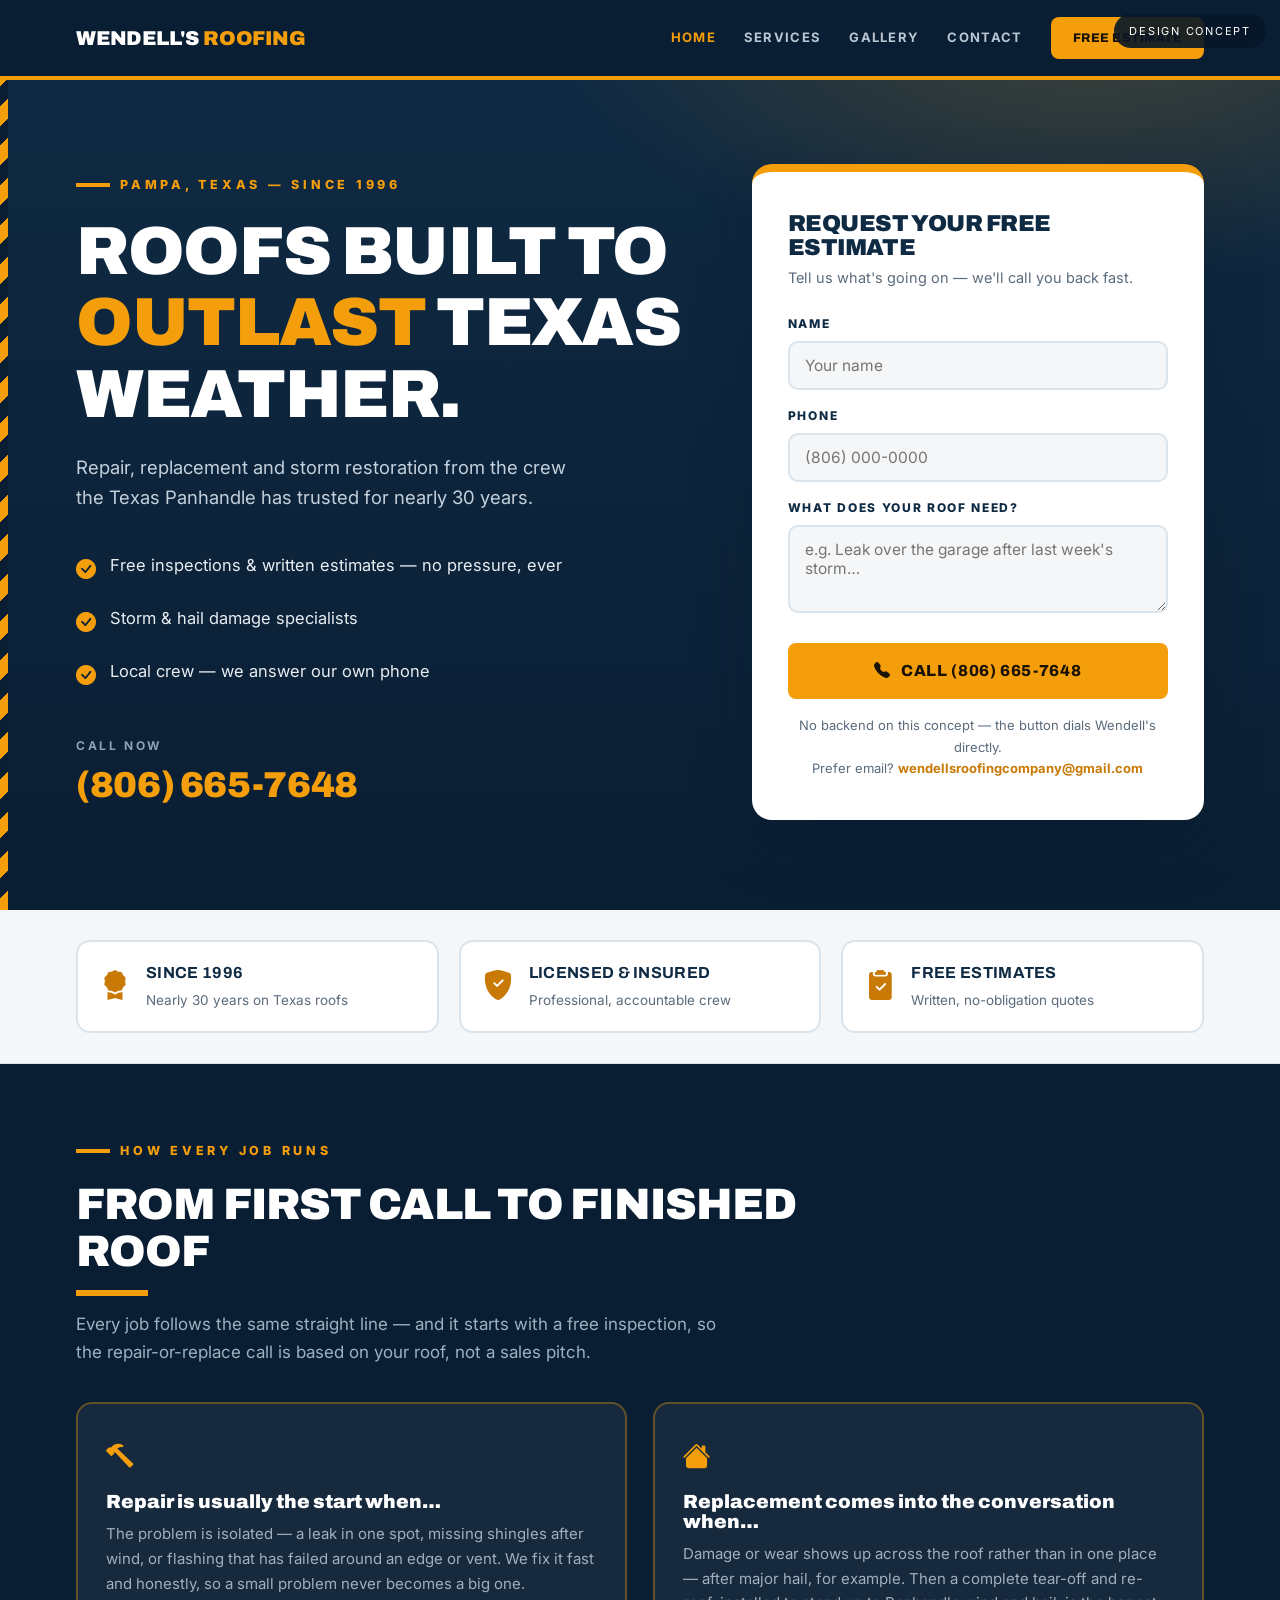
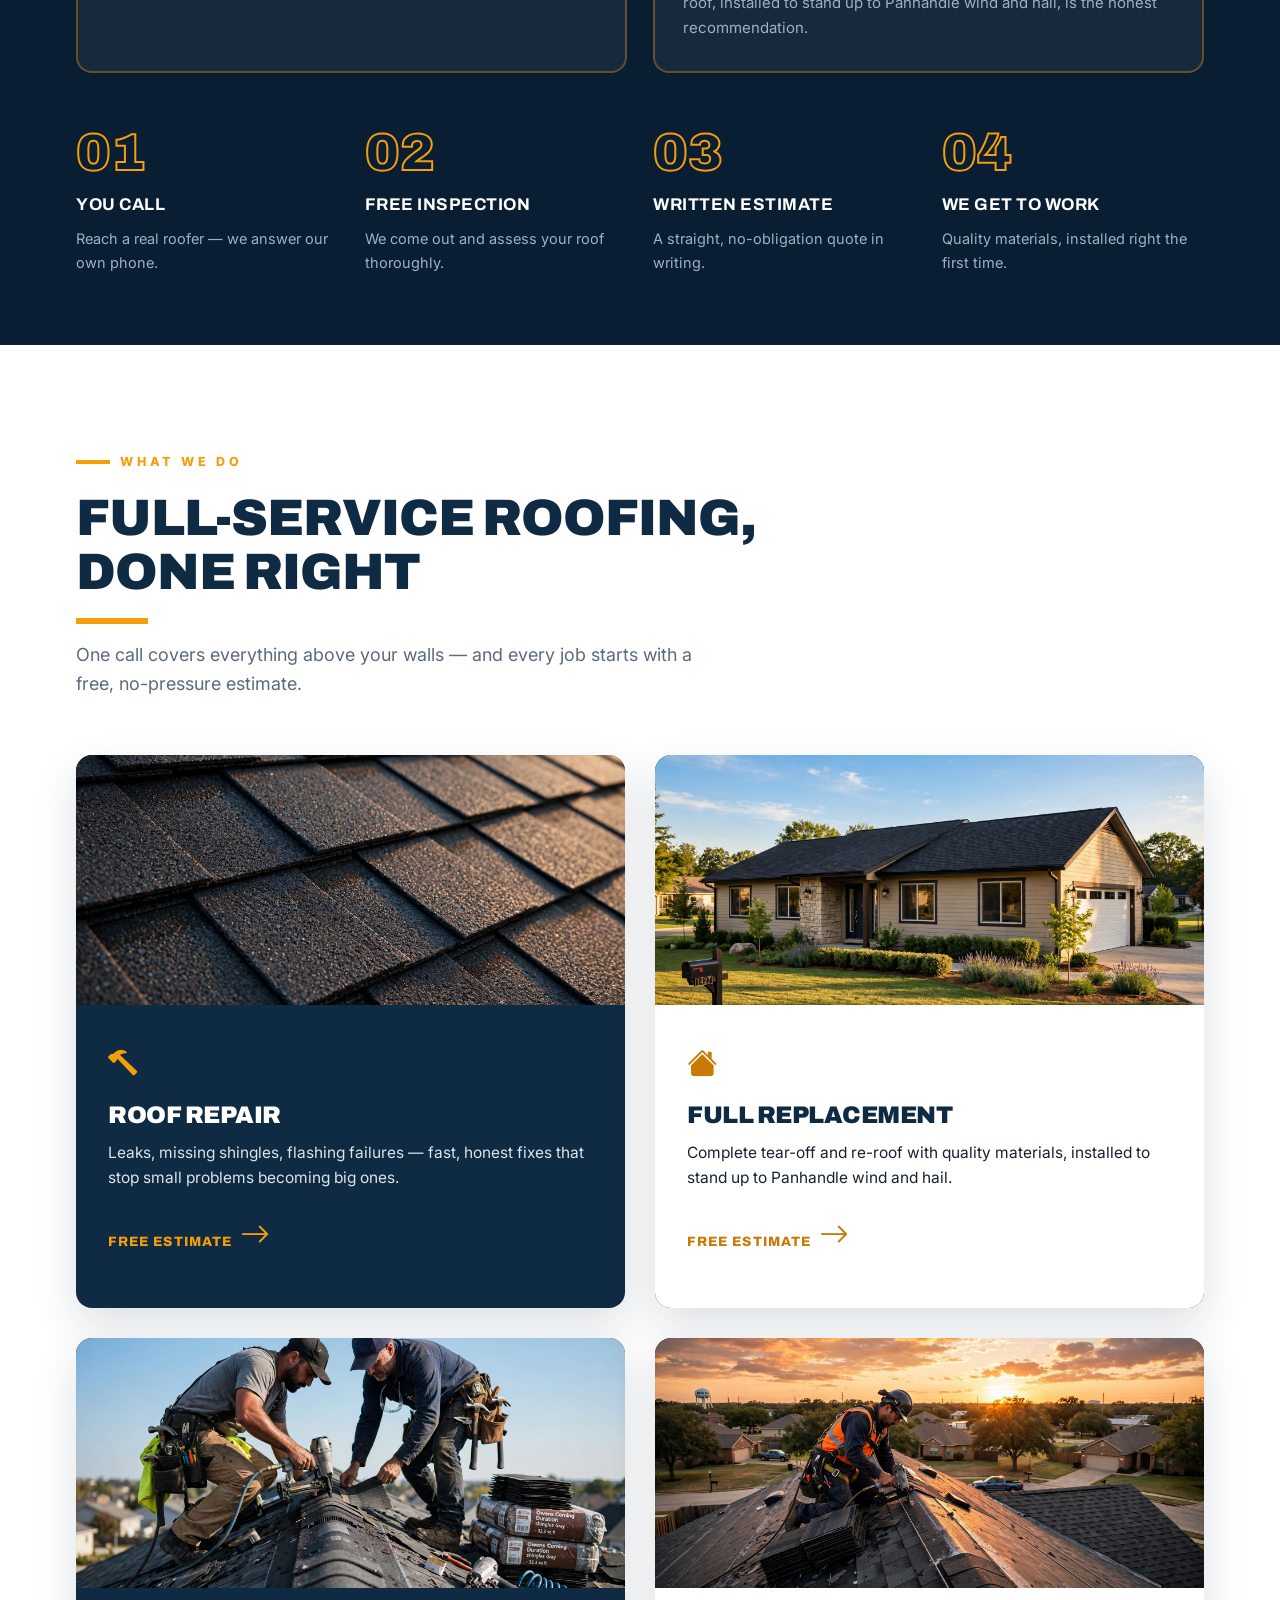
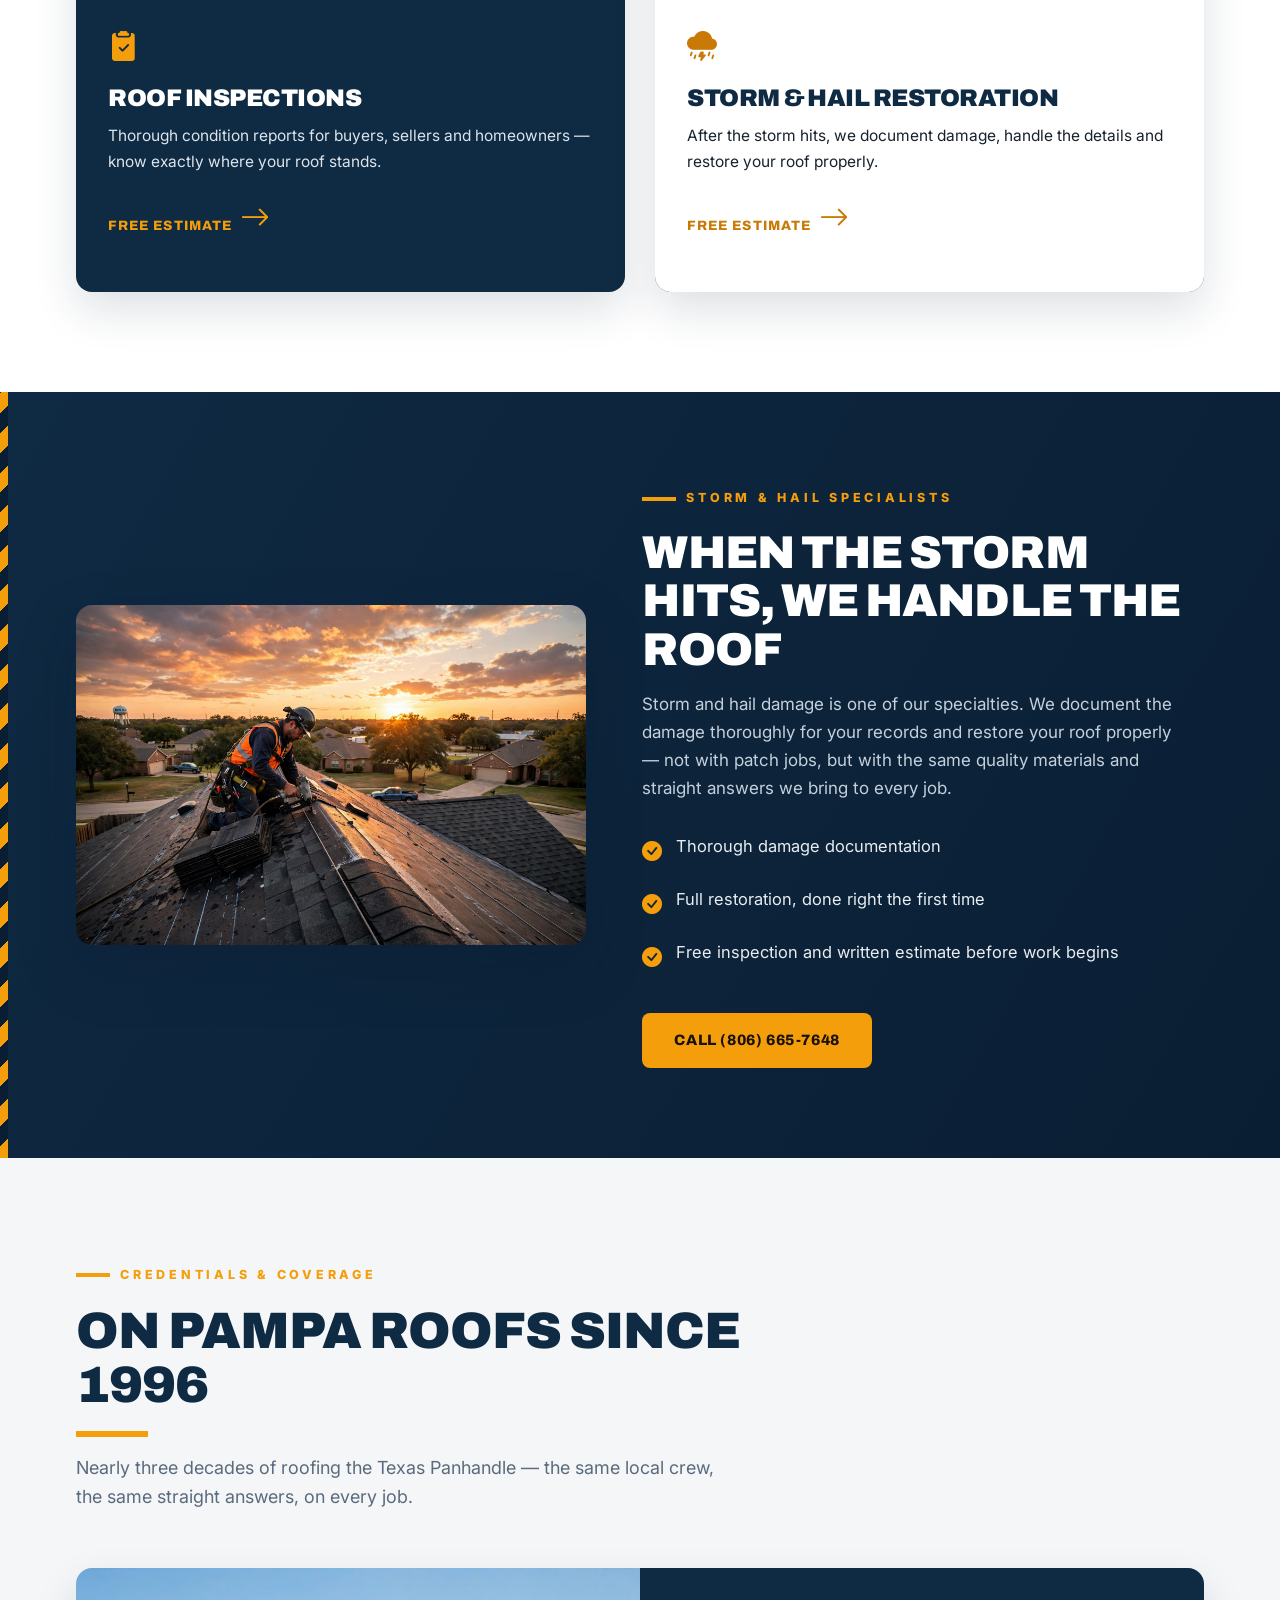
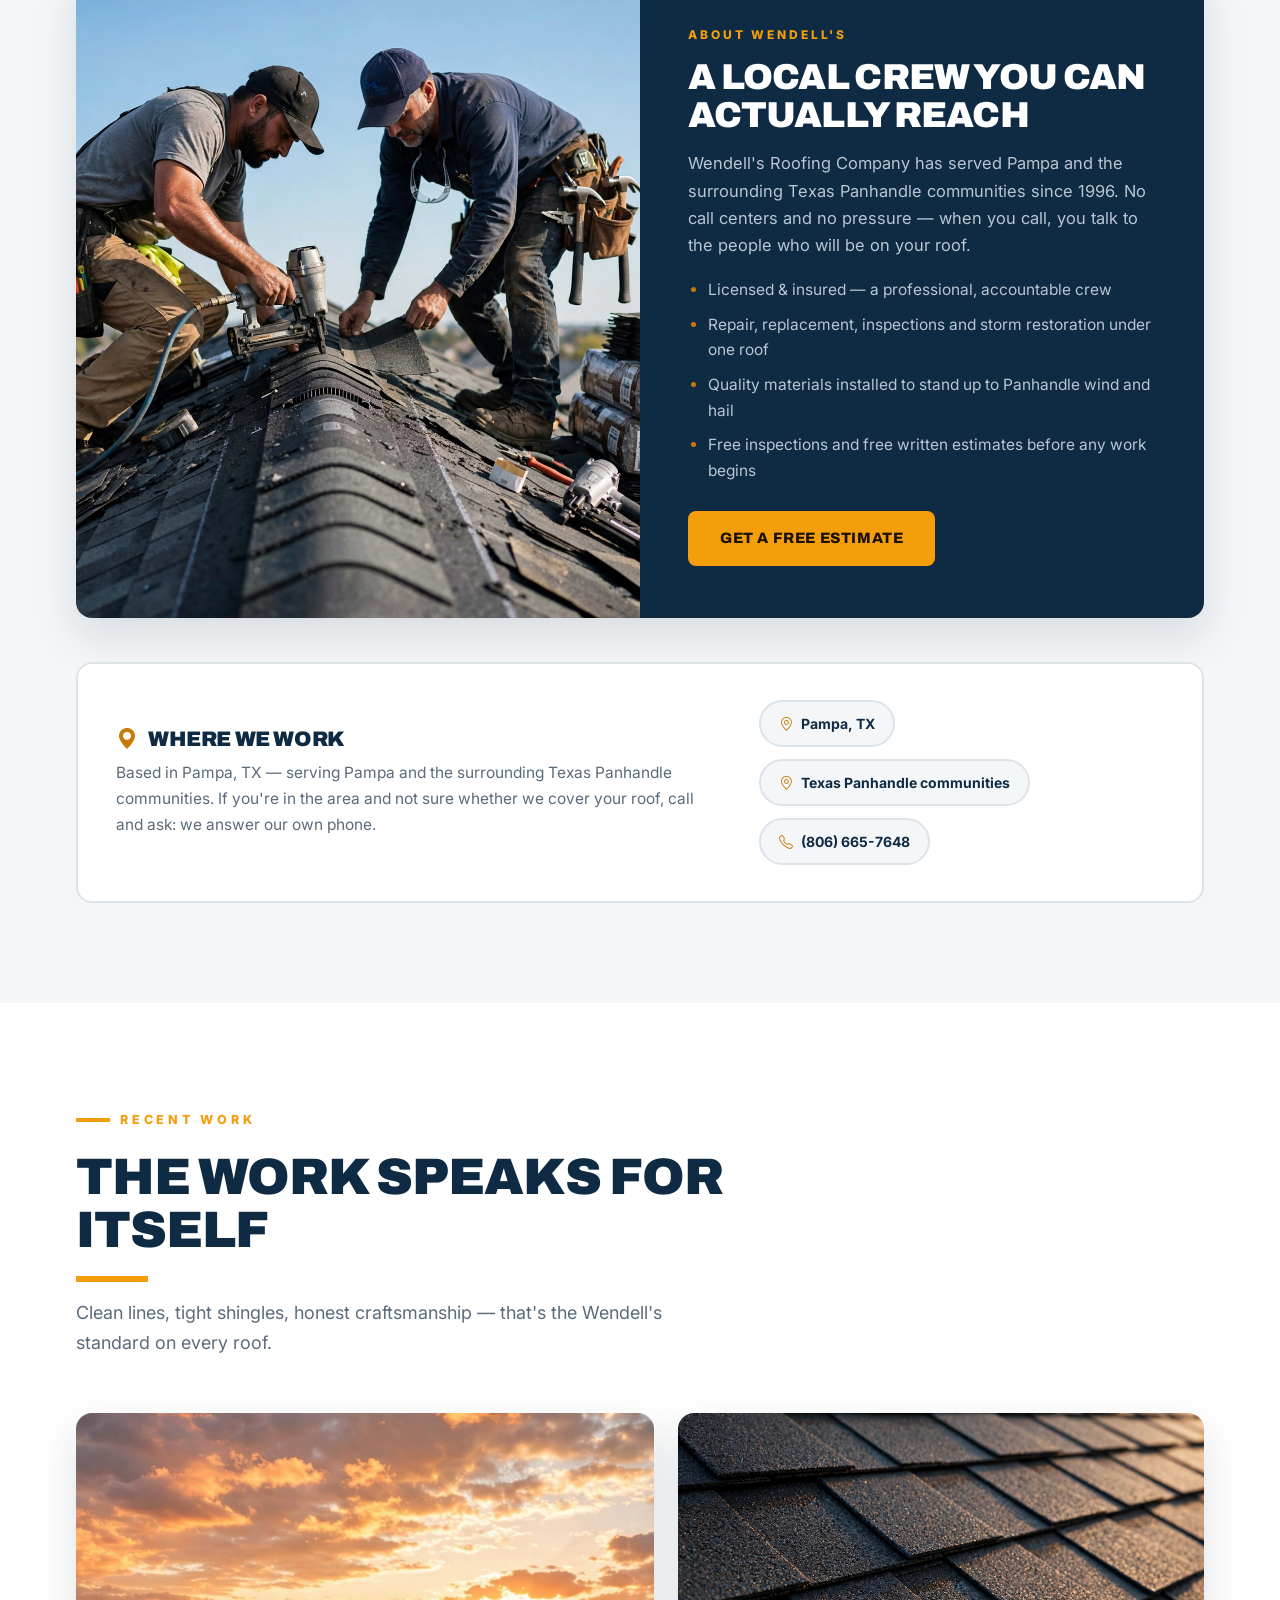
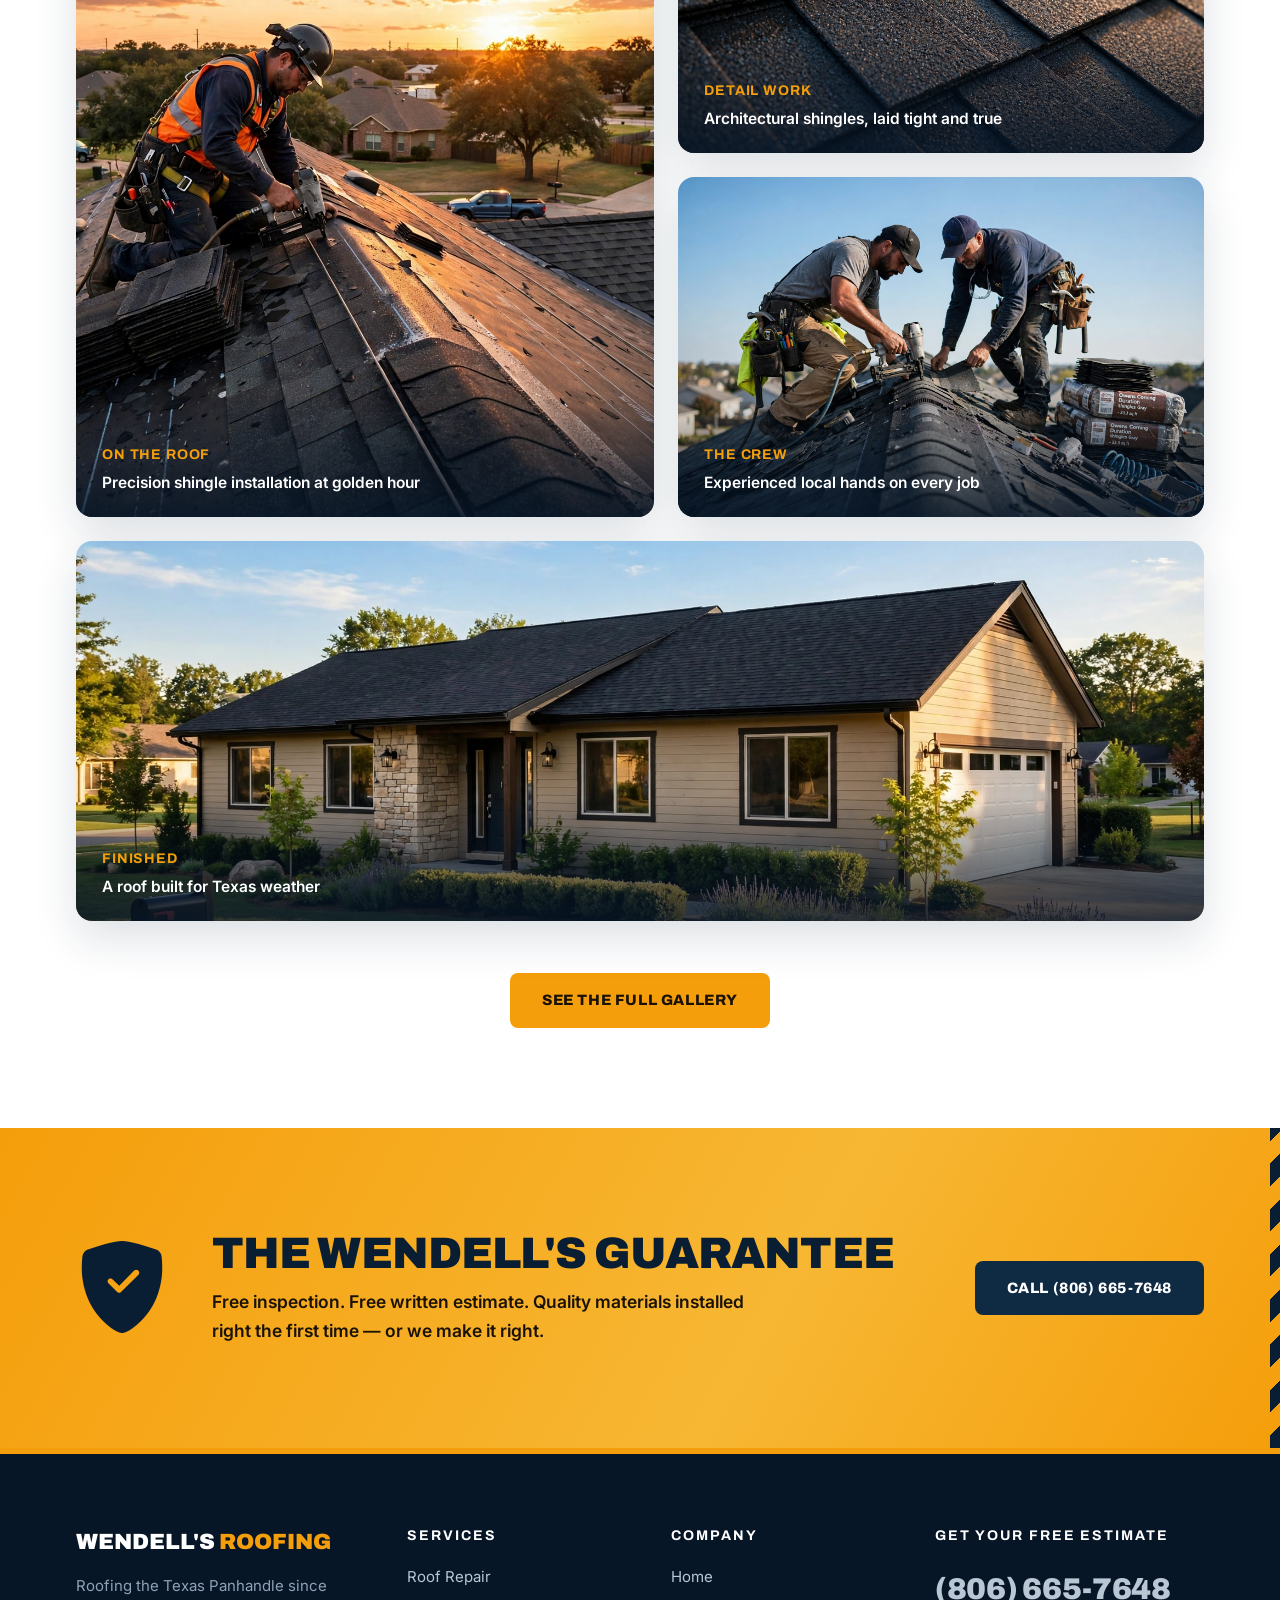
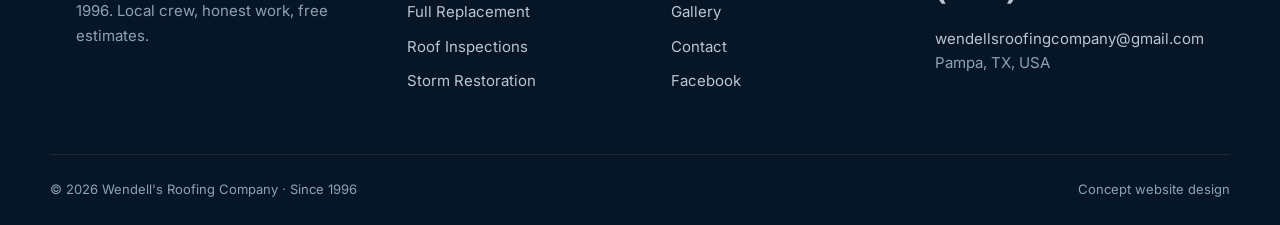
<file: index.html>
<!DOCTYPE html>
<html lang="en">
<head>
<meta charset="UTF-8">
<meta name="viewport" content="width=device-width, initial-scale=1.0">
<title>Wendell's Roofing Company — Roofing Contractor in Pampa, TX</title>
<meta name="description" content="Wendell's Roofing Company in Pampa, TX — roof repair, replacement, inspections and storm restoration since 1996. Free estimates. Call (806) 665-7648.">
<link rel="preconnect" href="https://fonts.googleapis.com">
<link rel="preconnect" href="https://fonts.gstatic.com" crossorigin>
<link href="https://fonts.googleapis.com/css2?family=Archivo:wght@700;800;900&family=Inter:wght@400;500;600;700&display=swap" rel="stylesheet">
<link rel="stylesheet" href="https://cdn.jsdelivr.net/npm/bootstrap-icons@1.11.3/font/bootstrap-icons.min.css">
<link rel="stylesheet" href="styles.css">
</head>
<body>
<div class="concept">Design concept</div>

<header class="site">
  <div class="wrap topbar">
    <a class="brand" href="index.html">Wendell's <em>Roofing</em></a>
    <button class="nav-toggle" id="navToggle" aria-label="Open menu" aria-expanded="false" aria-controls="siteNav"><i class="bi bi-list"></i></button>
    <nav id="siteNav">
      <a class="page active" href="index.html">Home</a>
      <a class="page" href="services.html">Services</a>
      <a class="page" href="gallery.html">Gallery</a>
      <a class="page" href="contact.html">Contact</a>
      <a class="btn small" href="tel:+18066657648">Free Estimate</a>
    </nav>
  </div>
</header>

<section class="lead-hero">
  <div class="wrap lead-grid">
    <div>
      <span class="kicker">Pampa, Texas — Since 1996</span>
      <h1>Roofs built to <span class="hl">outlast</span> Texas weather.</h1>
      <p class="sub">Repair, replacement and storm restoration from the crew the Texas Panhandle has trusted for nearly 30 years.</p>
      <ul class="hero-points">
        <li><i class="bi bi-check-circle-fill"></i> Free inspections &amp; written estimates — no pressure, ever</li>
        <li><i class="bi bi-check-circle-fill"></i> Storm &amp; hail damage specialists</li>
        <li><i class="bi bi-check-circle-fill"></i> Local crew — we answer our own phone</li>
      </ul>
      <div class="hero-phone">
        <div><div class="lbl">Call now</div><a class="num" href="tel:+18066657648">(806) 665-7648</a></div>
      </div>
    </div>
    <div class="est-panel">
      <h3>Request your free estimate</h3>
      <p class="epsub">Tell us what's going on — we'll call you back fast.</p>
      <label for="fname">Name</label>
      <input id="fname" type="text" placeholder="Your name" autocomplete="name">
      <label for="fphone">Phone</label>
      <input id="fphone" type="tel" placeholder="(806) 000-0000" autocomplete="tel">
      <label for="fmsg">What does your roof need?</label>
      <textarea id="fmsg" placeholder="e.g. Leak over the garage after last week's storm…"></textarea>
      <a class="btn block" href="tel:+18066657648"><i class="bi bi-telephone-fill" style="margin-right:10px"></i>Call (806) 665-7648</a>
      <p class="fine">No backend on this concept — the button dials Wendell's directly.<br>Prefer email? <a href="mailto:wendellsroofingcompany@gmail.com">wendellsroofingcompany@gmail.com</a></p>
    </div>
  </div>
</section>

<div class="badges">
  <div class="wrap">
    <div class="badge"><i class="bi bi-award-fill"></i><div><b>Since 1996</b><span>Nearly 30 years on Texas roofs</span></div></div>
    <div class="badge"><i class="bi bi-shield-fill-check"></i><div><b>Licensed &amp; insured</b><span>Professional, accountable crew</span></div></div>
    <div class="badge"><i class="bi bi-clipboard2-check-fill"></i><div><b>Free estimates</b><span>Written, no-obligation quotes</span></div></div>
  </div>
</div>

<div class="proc">
  <div class="wrap proc-intro">
    <div class="proc-head">
      <span class="kicker">How every job runs</span>
      <h2>From first call to finished roof</h2>
      <p>Every job follows the same straight line — and it starts with a free inspection, so the repair-or-replace call is based on your roof, not a sales pitch.</p>
    </div>
    <div class="guide-grid">
      <div class="guide-card">
        <i class="bi bi-hammer"></i>
        <h3>Repair is usually the start when…</h3>
        <p>The problem is isolated — a leak in one spot, missing shingles after wind, or flashing that has failed around an edge or vent. We fix it fast and honestly, so a small problem never becomes a big one.</p>
      </div>
      <div class="guide-card">
        <i class="bi bi-house-fill"></i>
        <h3>Replacement comes into the conversation when…</h3>
        <p>Damage or wear shows up across the roof rather than in one place — after major hail, for example. Then a complete tear-off and re-roof, installed to stand up to Panhandle wind and hail, is the honest recommendation.</p>
      </div>
    </div>
  </div>
  <div class="wrap">
    <div class="step"><div class="n">01</div><b>You call</b><p>Reach a real roofer — we answer our own phone.</p></div>
    <div class="step"><div class="n">02</div><b>Free inspection</b><p>We come out and assess your roof thoroughly.</p></div>
    <div class="step"><div class="n">03</div><b>Written estimate</b><p>A straight, no-obligation quote in writing.</p></div>
    <div class="step"><div class="n">04</div><b>We get to work</b><p>Quality materials, installed right the first time.</p></div>
  </div>
</div>

<section class="sec">
  <div class="wrap">
    <div class="sec-head">
      <span class="kicker">What we do</span>
      <h2>Full-service roofing, done right</h2>
      <p>One call covers everything above your walls — and every job starts with a free, no-pressure estimate.</p>
    </div>
    <div class="svc-grid">
      <div class="svc-block">
        <div class="pic"><img src="images/shingles.webp" alt="Close-up of new architectural shingles"></div>
        <div class="txt"><i class="bi bi-hammer"></i><h3>Roof Repair</h3><p>Leaks, missing shingles, flashing failures — fast, honest fixes that stop small problems becoming big ones.</p><a class="go" href="tel:+18066657648">Free estimate <i class="bi bi-arrow-right"></i></a></div>
      </div>
      <div class="svc-block">
        <div class="pic"><img src="images/finished.webp" alt="Finished roof on a suburban home"></div>
        <div class="txt"><i class="bi bi-house-fill"></i><h3>Full Replacement</h3><p>Complete tear-off and re-roof with quality materials, installed to stand up to Panhandle wind and hail.</p><a class="go" href="tel:+18066657648">Free estimate <i class="bi bi-arrow-right"></i></a></div>
      </div>
      <div class="svc-block">
        <div class="pic"><img src="images/crew.webp" alt="Wendell's roofing crew at work"></div>
        <div class="txt"><i class="bi bi-clipboard2-check-fill"></i><h3>Roof Inspections</h3><p>Thorough condition reports for buyers, sellers and homeowners — know exactly where your roof stands.</p><a class="go" href="tel:+18066657648">Free estimate <i class="bi bi-arrow-right"></i></a></div>
      </div>
      <div class="svc-block">
        <div class="pic"><img src="images/hero.webp" alt="Roofer installing shingles at sunset"></div>
        <div class="txt"><i class="bi bi-cloud-lightning-rain-fill"></i><h3>Storm &amp; Hail Restoration</h3><p>After the storm hits, we document damage, handle the details and restore your roof properly.</p><a class="go" href="tel:+18066657648">Free estimate <i class="bi bi-arrow-right"></i></a></div>
      </div>
    </div>
  </div>
</section>

<section class="storm-band">
  <div class="wrap storm-grid">
    <div class="storm-media"><img src="images/hero.webp" alt="Roofer installing shingles at sunset after storm work"></div>
    <div class="storm-copy">
      <span class="kicker">Storm &amp; hail specialists</span>
      <h2>When the storm hits, we handle the roof</h2>
      <p>Storm and hail damage is one of our specialties. We document the damage thoroughly for your records and restore your roof properly — not with patch jobs, but with the same quality materials and straight answers we bring to every job.</p>
      <ul class="hero-points">
        <li><i class="bi bi-check-circle-fill"></i> Thorough damage documentation</li>
        <li><i class="bi bi-check-circle-fill"></i> Full restoration, done right the first time</li>
        <li><i class="bi bi-check-circle-fill"></i> Free inspection and written estimate before work begins</li>
      </ul>
      <a class="btn" href="tel:+18066657648">Call (806) 665-7648</a>
    </div>
  </div>
</section>

<section class="sec alt">
  <div class="wrap">
    <div class="sec-head">
      <span class="kicker">Credentials &amp; coverage</span>
      <h2>On Pampa roofs since 1996</h2>
      <p>Nearly three decades of roofing the Texas Panhandle — the same local crew, the same straight answers, on every job.</p>
    </div>
    <div class="svc-row">
      <div class="pic"><img src="images/crew.webp" alt="Wendell's roofing crew at work"></div>
      <div class="txt">
        <span class="tag">About Wendell's</span>
        <h3>A local crew you can actually reach</h3>
        <p>Wendell's Roofing Company has served Pampa and the surrounding Texas Panhandle communities since 1996. No call centers and no pressure — when you call, you talk to the people who will be on your roof.</p>
        <ul>
          <li>Licensed &amp; insured — a professional, accountable crew</li>
          <li>Repair, replacement, inspections and storm restoration under one roof</li>
          <li>Quality materials installed to stand up to Panhandle wind and hail</li>
          <li>Free inspections and free written estimates before any work begins</li>
        </ul>
        <a class="btn" href="tel:+18066657648">Get a Free Estimate</a>
      </div>
    </div>
    <div class="area-panel">
      <div>
        <h3><i class="bi bi-geo-alt-fill"></i> Where we work</h3>
        <p>Based in Pampa, TX — serving Pampa and the surrounding Texas Panhandle communities. If you're in the area and not sure whether we cover your roof, call and ask: we answer our own phone.</p>
      </div>
      <div class="area-tags">
        <span><i class="bi bi-geo-alt"></i>Pampa, TX</span>
        <span><i class="bi bi-geo-alt"></i>Texas Panhandle communities</span>
        <span><i class="bi bi-telephone"></i>(806) 665-7648</span>
      </div>
    </div>
  </div>
</section>

<section class="sec">
  <div class="wrap">
    <div class="sec-head">
      <span class="kicker">Recent work</span>
      <h2>The work speaks for itself</h2>
      <p>Clean lines, tight shingles, honest craftsmanship — that's the Wendell's standard on every roof.</p>
    </div>
    <div class="egal">
      <figure class="tall"><img src="images/hero.webp" alt="Roofer installing shingles at sunset"><figcaption><b>On the roof</b>Precision shingle installation at golden hour</figcaption></figure>
      <figure><img src="images/shingles.webp" alt="Close-up of new architectural shingles"><figcaption><b>Detail work</b>Architectural shingles, laid tight and true</figcaption></figure>
      <figure><img src="images/crew.webp" alt="Roofing crew working on a ridge"><figcaption><b>The crew</b>Experienced local hands on every job</figcaption></figure>
      <figure class="wide"><img src="images/finished.webp" alt="Finished roof on a suburban home"><figcaption><b>Finished</b>A roof built for Texas weather</figcaption></figure>
    </div>
    <div class="center"><a class="btn" href="gallery.html">See the Full Gallery</a></div>
  </div>
</section>

<section class="guarantee">
  <div class="wrap">
    <i class="bi bi-shield-fill-check"></i>
    <div>
      <h2>The Wendell's guarantee</h2>
      <p>Free inspection. Free written estimate. Quality materials installed right the first time — or we make it right.</p>
    </div>
    <a class="btn navy" href="tel:+18066657648">Call (806) 665-7648</a>
  </div>
</section>

<footer class="site">
  <div class="wrap fgrid">
    <div>
      <div class="fbrand">Wendell's <em>Roofing</em></div>
      <p>Roofing the Texas Panhandle since 1996. Local crew, honest work, free estimates.</p>
    </div>
    <div>
      <h4>Services</h4>
      <ul>
        <li><a href="services.html">Roof Repair</a></li>
        <li><a href="services.html">Full Replacement</a></li>
        <li><a href="services.html">Roof Inspections</a></li>
        <li><a href="services.html">Storm Restoration</a></li>
      </ul>
    </div>
    <div>
      <h4>Company</h4>
      <ul>
        <li><a href="index.html">Home</a></li>
        <li><a href="gallery.html">Gallery</a></li>
        <li><a href="contact.html">Contact</a></li>
        <li><a href="https://www.facebook.com/WendellsRoofingCompany/" target="_blank" rel="noopener">Facebook</a></li>
      </ul>
    </div>
    <div>
      <h4>Get your free estimate</h4>
      <a class="ffone" href="tel:+18066657648">(806) 665-7648</a>
      <p style="margin-top:12px"><a href="mailto:wendellsroofingcompany@gmail.com">wendellsroofingcompany@gmail.com</a><br>Pampa, TX, USA</p>
    </div>
  </div>
  <div class="wrap copy">
    <span>© 2026 Wendell's Roofing Company · Since 1996</span>
    <span>Concept website design</span>
  </div>
</footer>
<script>
(function(){
  var btn=document.getElementById('navToggle'),nav=document.getElementById('siteNav');
  if(btn&&nav){btn.addEventListener('click',function(){
    var open=nav.classList.toggle('open');
    btn.setAttribute('aria-expanded',open?'true':'false');
    btn.setAttribute('aria-label',open?'Close menu':'Open menu');
  });}
})();
</script>
</body>
</html>
</file>
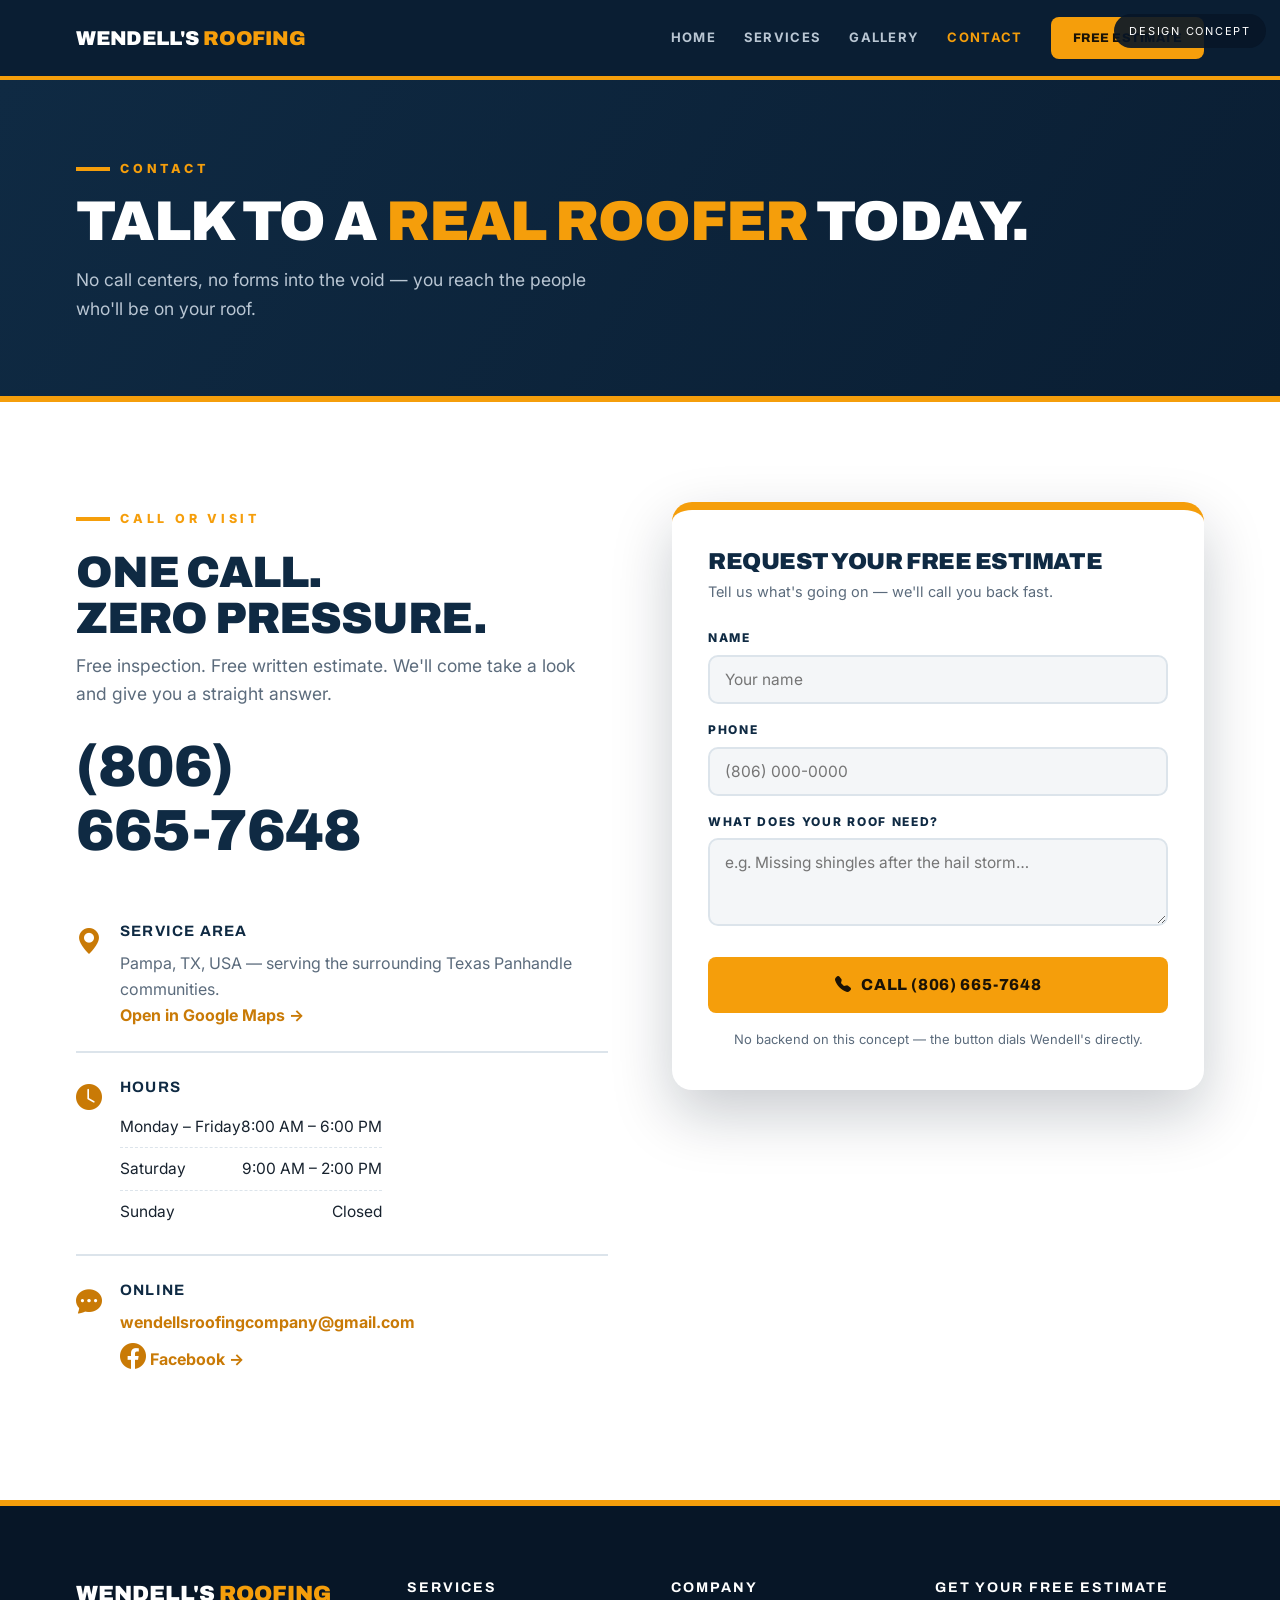
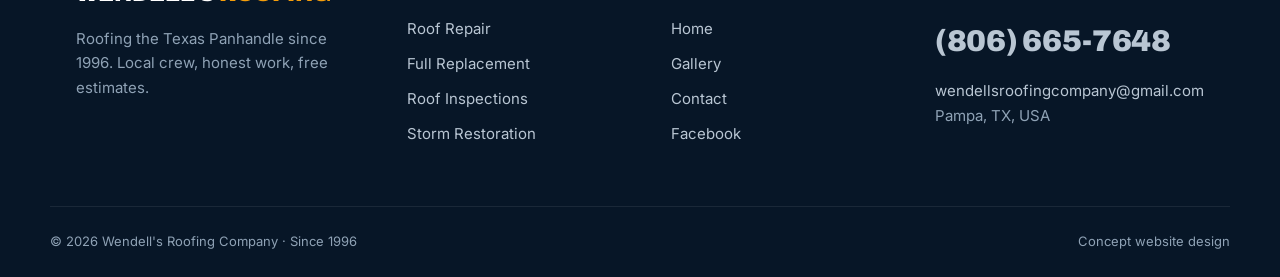
<file: contact.html>
<!DOCTYPE html>
<html lang="en">
<head>
<meta charset="UTF-8">
<meta name="viewport" content="width=device-width, initial-scale=1.0">
<title>Contact — Wendell's Roofing Company, Pampa TX</title>
<meta name="description" content="Request a free roofing estimate from Wendell's Roofing Company in Pampa, TX. Call (806) 665-7648.">
<link rel="preconnect" href="https://fonts.googleapis.com">
<link rel="preconnect" href="https://fonts.gstatic.com" crossorigin>
<link href="https://fonts.googleapis.com/css2?family=Archivo:wght@700;800;900&family=Inter:wght@400;500;600;700&display=swap" rel="stylesheet">
<link rel="stylesheet" href="https://cdn.jsdelivr.net/npm/bootstrap-icons@1.11.3/font/bootstrap-icons.min.css">
<link rel="stylesheet" href="styles.css">
</head>
<body>
<div class="concept">Design concept</div>

<header class="site">
  <div class="wrap topbar">
    <a class="brand" href="index.html">Wendell's <em>Roofing</em></a>
    <button class="nav-toggle" id="navToggle" aria-label="Open menu" aria-expanded="false" aria-controls="siteNav"><i class="bi bi-list"></i></button>
    <nav id="siteNav">
      <a class="page" href="index.html">Home</a>
      <a class="page" href="services.html">Services</a>
      <a class="page" href="gallery.html">Gallery</a>
      <a class="page active" href="contact.html">Contact</a>
      <a class="btn small" href="tel:+18066657648">Free Estimate</a>
    </nav>
  </div>
</header>

<div class="page-hero">
  <div class="wrap">
    <div>
      <span class="kicker">Contact</span>
      <h1>Talk to a <span class="hl">real roofer</span> today.</h1>
      <p>No call centers, no forms into the void — you reach the people who'll be on your roof.</p>
    </div>
  </div>
</div>

<section class="sec">
  <div class="wrap contact-grid">
    <div>
      <span class="kicker">Call or visit</span>
      <h2 style="font-size:clamp(30px,3.6vw,44px);color:var(--navy);margin-bottom:10px">One call.<br>Zero pressure.</h2>
      <p style="color:var(--muted);font-size:17.5px;margin-bottom:26px">Free inspection. Free written estimate. We'll come take a look and give you a straight answer.</p>
      <a class="big-call" href="tel:+18066657648">(806)<br>665-7648</a>
      <div style="margin-top:34px">
        <div class="info-row">
          <i class="bi bi-geo-alt-fill"></i>
          <div><b>Service area</b><p>Pampa, TX, USA — serving the surrounding Texas Panhandle communities.<br><a class="hot" href="https://www.google.com/maps/search/?api=1&query=Wendell%27s+Roofing+Company+Pampa+TX" target="_blank" rel="noopener">Open in Google Maps →</a></p></div>
        </div>
        <div class="info-row">
          <i class="bi bi-clock-fill"></i>
          <div><b>Hours</b>
            <div class="hours-tbl">
              <div><span>Monday – Friday</span><span>8:00 AM – 6:00 PM</span></div>
              <div><span>Saturday</span><span>9:00 AM – 2:00 PM</span></div>
              <div><span>Sunday</span><span>Closed</span></div>
            </div>
          </div>
        </div>
        <div class="info-row">
          <i class="bi bi-chat-dots-fill"></i>
          <div><b>Online</b><p><a class="hot" href="mailto:wendellsroofingcompany@gmail.com">wendellsroofingcompany@gmail.com</a><br><a class="hot" href="https://www.facebook.com/WendellsRoofingCompany/" target="_blank" rel="noopener"><i class="bi bi-facebook"></i> Facebook →</a></p></div>
        </div>
      </div>
    </div>
    <div class="est-panel">
      <h3>Request your free estimate</h3>
      <p class="epsub">Tell us what's going on — we'll call you back fast.</p>
      <label for="cname">Name</label>
      <input id="cname" type="text" placeholder="Your name" autocomplete="name">
      <label for="cphone">Phone</label>
      <input id="cphone" type="tel" placeholder="(806) 000-0000" autocomplete="tel">
      <label for="cmsg">What does your roof need?</label>
      <textarea id="cmsg" placeholder="e.g. Missing shingles after the hail storm…"></textarea>
      <a class="btn block" href="tel:+18066657648"><i class="bi bi-telephone-fill" style="margin-right:10px"></i>Call (806) 665-7648</a>
      <p class="fine">No backend on this concept — the button dials Wendell's directly.</p>
    </div>
  </div>
</section>

<footer class="site">
  <div class="wrap fgrid">
    <div>
      <div class="fbrand">Wendell's <em>Roofing</em></div>
      <p>Roofing the Texas Panhandle since 1996. Local crew, honest work, free estimates.</p>
    </div>
    <div>
      <h4>Services</h4>
      <ul>
        <li><a href="services.html">Roof Repair</a></li>
        <li><a href="services.html">Full Replacement</a></li>
        <li><a href="services.html">Roof Inspections</a></li>
        <li><a href="services.html">Storm Restoration</a></li>
      </ul>
    </div>
    <div>
      <h4>Company</h4>
      <ul>
        <li><a href="index.html">Home</a></li>
        <li><a href="gallery.html">Gallery</a></li>
        <li><a href="contact.html">Contact</a></li>
        <li><a href="https://www.facebook.com/WendellsRoofingCompany/" target="_blank" rel="noopener">Facebook</a></li>
      </ul>
    </div>
    <div>
      <h4>Get your free estimate</h4>
      <a class="ffone" href="tel:+18066657648">(806) 665-7648</a>
      <p style="margin-top:12px"><a href="mailto:wendellsroofingcompany@gmail.com">wendellsroofingcompany@gmail.com</a><br>Pampa, TX, USA</p>
    </div>
  </div>
  <div class="wrap copy">
    <span>© 2026 Wendell's Roofing Company · Since 1996</span>
    <span>Concept website design</span>
  </div>
</footer>
<script>
(function(){
  var btn=document.getElementById('navToggle'),nav=document.getElementById('siteNav');
  if(btn&&nav){btn.addEventListener('click',function(){
    var open=nav.classList.toggle('open');
    btn.setAttribute('aria-expanded',open?'true':'false');
    btn.setAttribute('aria-label',open?'Close menu':'Open menu');
  });}
})();
</script>
</body>
</html>
</file>
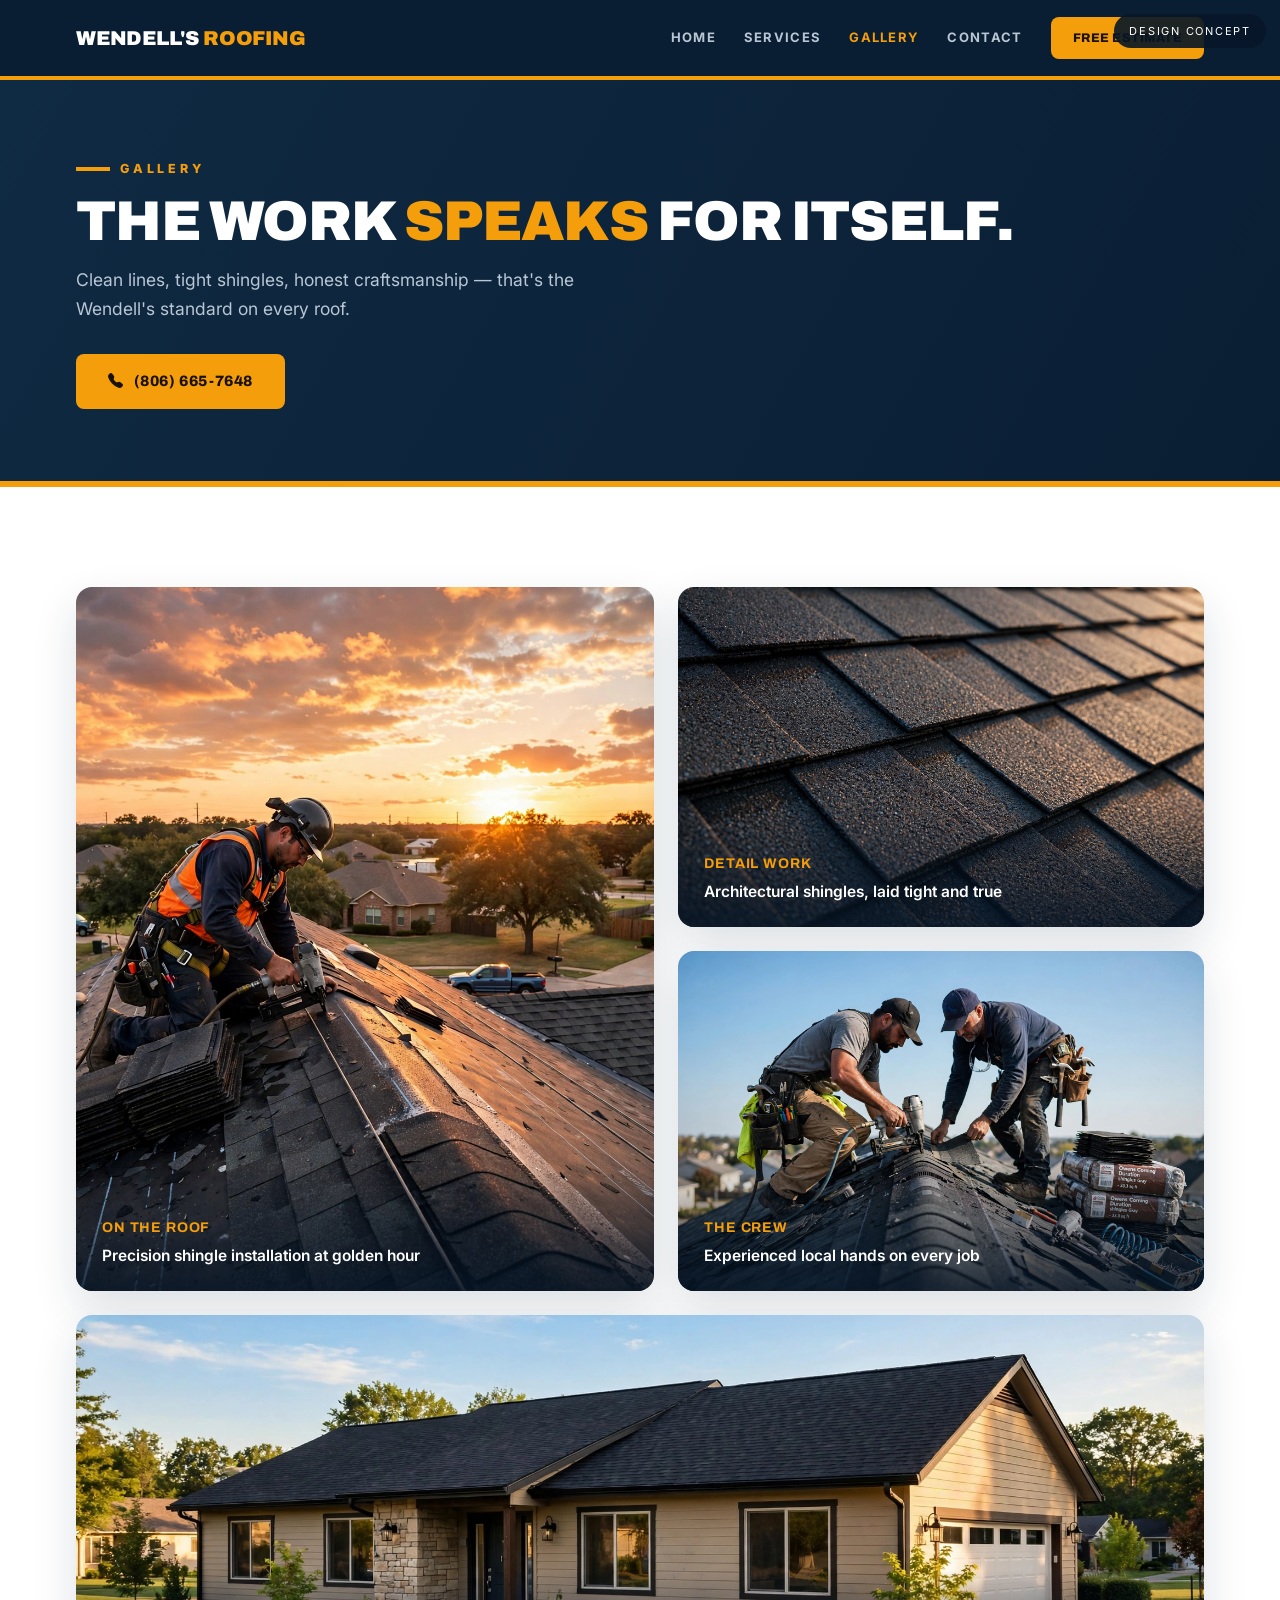
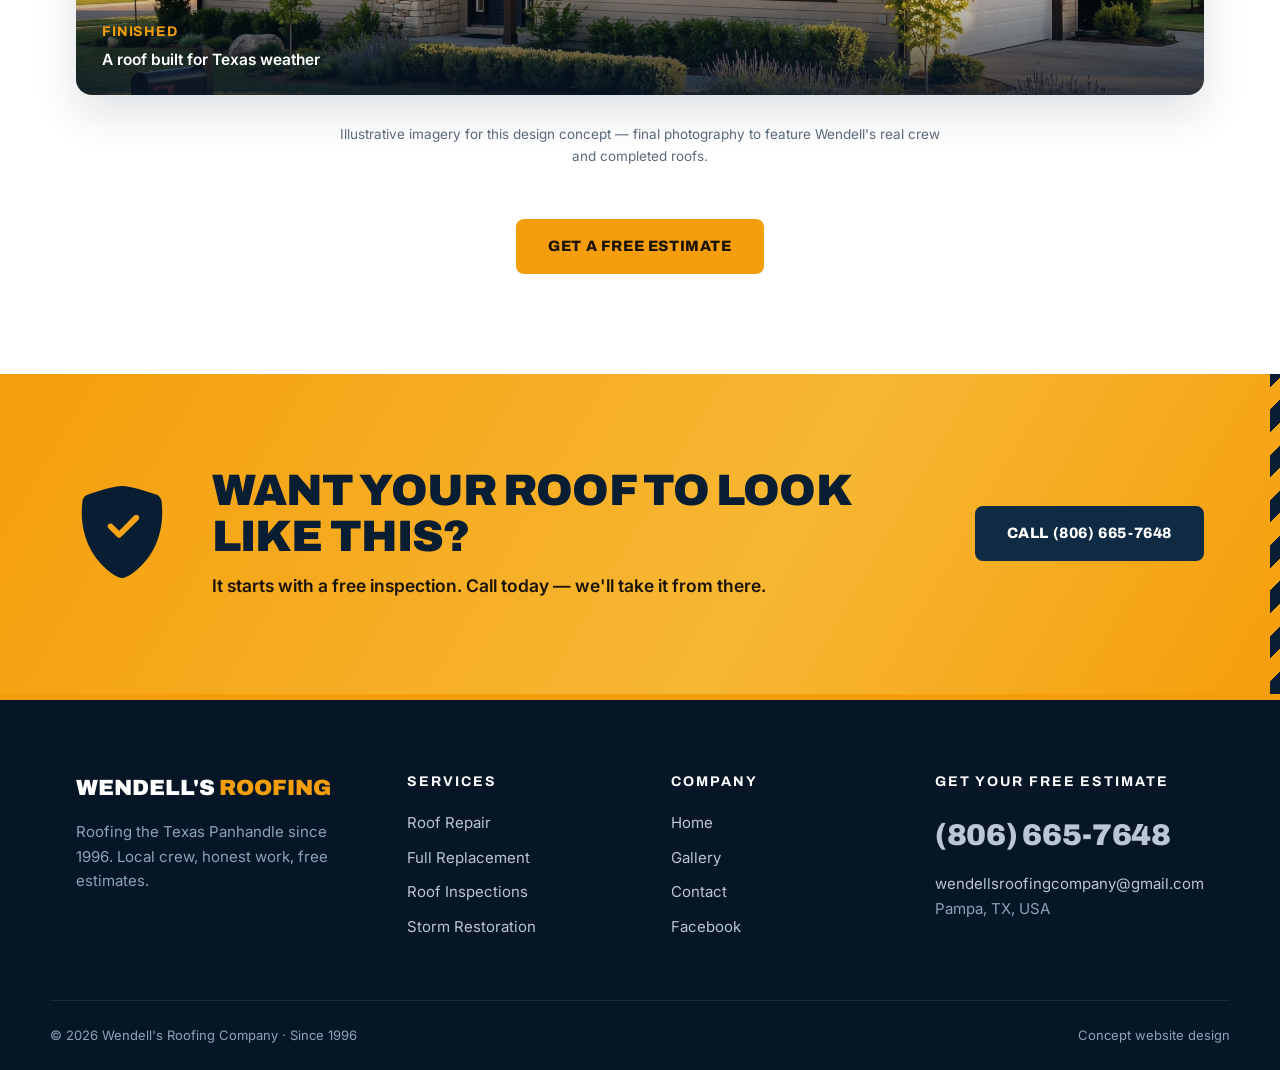
<file: gallery.html>
<!DOCTYPE html>
<html lang="en">
<head>
<meta charset="UTF-8">
<meta name="viewport" content="width=device-width, initial-scale=1.0">
<title>Gallery — Wendell's Roofing Company, Pampa TX</title>
<meta name="description" content="See the quality of Wendell's Roofing Company's work in Pampa, TX — shingle craftsmanship and finished roofs.">
<link rel="preconnect" href="https://fonts.googleapis.com">
<link rel="preconnect" href="https://fonts.gstatic.com" crossorigin>
<link href="https://fonts.googleapis.com/css2?family=Archivo:wght@700;800;900&family=Inter:wght@400;500;600;700&display=swap" rel="stylesheet">
<link rel="stylesheet" href="https://cdn.jsdelivr.net/npm/bootstrap-icons@1.11.3/font/bootstrap-icons.min.css">
<link rel="stylesheet" href="styles.css">
</head>
<body>
<div class="concept">Design concept</div>

<header class="site">
  <div class="wrap topbar">
    <a class="brand" href="index.html">Wendell's <em>Roofing</em></a>
    <button class="nav-toggle" id="navToggle" aria-label="Open menu" aria-expanded="false" aria-controls="siteNav"><i class="bi bi-list"></i></button>
    <nav id="siteNav">
      <a class="page" href="index.html">Home</a>
      <a class="page" href="services.html">Services</a>
      <a class="page active" href="gallery.html">Gallery</a>
      <a class="page" href="contact.html">Contact</a>
      <a class="btn small" href="tel:+18066657648">Free Estimate</a>
    </nav>
  </div>
</header>

<div class="page-hero">
  <div class="wrap">
    <div>
      <span class="kicker">Gallery</span>
      <h1>The work <span class="hl">speaks</span> for itself.</h1>
      <p>Clean lines, tight shingles, honest craftsmanship — that's the Wendell's standard on every roof.</p>
    </div>
    <a class="btn" href="tel:+18066657648"><i class="bi bi-telephone-fill" style="margin-right:10px"></i>(806) 665-7648</a>
  </div>
</div>

<section class="sec">
  <div class="wrap">
    <div class="egal">
      <figure class="tall"><img src="images/hero.webp" alt="Roofer installing shingles at sunset"><figcaption><b>On the roof</b>Precision shingle installation at golden hour</figcaption></figure>
      <figure><img src="images/shingles.webp" alt="Close-up of new architectural shingles"><figcaption><b>Detail work</b>Architectural shingles, laid tight and true</figcaption></figure>
      <figure><img src="images/crew.webp" alt="Roofing crew working on a ridge"><figcaption><b>The crew</b>Experienced local hands on every job</figcaption></figure>
      <figure class="wide"><img src="images/finished.webp" alt="Finished roof on a suburban home"><figcaption><b>Finished</b>A roof built for Texas weather</figcaption></figure>
    </div>
    <p class="fineprint">Illustrative imagery for this design concept — final photography to feature Wendell's real crew and completed roofs.</p>
    <div class="center"><a class="btn" href="tel:+18066657648">Get a Free Estimate</a></div>
  </div>
</section>

<section class="guarantee">
  <div class="wrap">
    <i class="bi bi-shield-fill-check"></i>
    <div>
      <h2>Want your roof to look like this?</h2>
      <p>It starts with a free inspection. Call today — we'll take it from there.</p>
    </div>
    <a class="btn navy" href="tel:+18066657648">Call (806) 665-7648</a>
  </div>
</section>

<footer class="site">
  <div class="wrap fgrid">
    <div>
      <div class="fbrand">Wendell's <em>Roofing</em></div>
      <p>Roofing the Texas Panhandle since 1996. Local crew, honest work, free estimates.</p>
    </div>
    <div>
      <h4>Services</h4>
      <ul>
        <li><a href="services.html">Roof Repair</a></li>
        <li><a href="services.html">Full Replacement</a></li>
        <li><a href="services.html">Roof Inspections</a></li>
        <li><a href="services.html">Storm Restoration</a></li>
      </ul>
    </div>
    <div>
      <h4>Company</h4>
      <ul>
        <li><a href="index.html">Home</a></li>
        <li><a href="gallery.html">Gallery</a></li>
        <li><a href="contact.html">Contact</a></li>
        <li><a href="https://www.facebook.com/WendellsRoofingCompany/" target="_blank" rel="noopener">Facebook</a></li>
      </ul>
    </div>
    <div>
      <h4>Get your free estimate</h4>
      <a class="ffone" href="tel:+18066657648">(806) 665-7648</a>
      <p style="margin-top:12px"><a href="mailto:wendellsroofingcompany@gmail.com">wendellsroofingcompany@gmail.com</a><br>Pampa, TX, USA</p>
    </div>
  </div>
  <div class="wrap copy">
    <span>© 2026 Wendell's Roofing Company · Since 1996</span>
    <span>Concept website design</span>
  </div>
</footer>
<script>
(function(){
  var btn=document.getElementById('navToggle'),nav=document.getElementById('siteNav');
  if(btn&&nav){btn.addEventListener('click',function(){
    var open=nav.classList.toggle('open');
    btn.setAttribute('aria-expanded',open?'true':'false');
    btn.setAttribute('aria-label',open?'Close menu':'Open menu');
  });}
})();
</script>
</body>
</html>
</file>
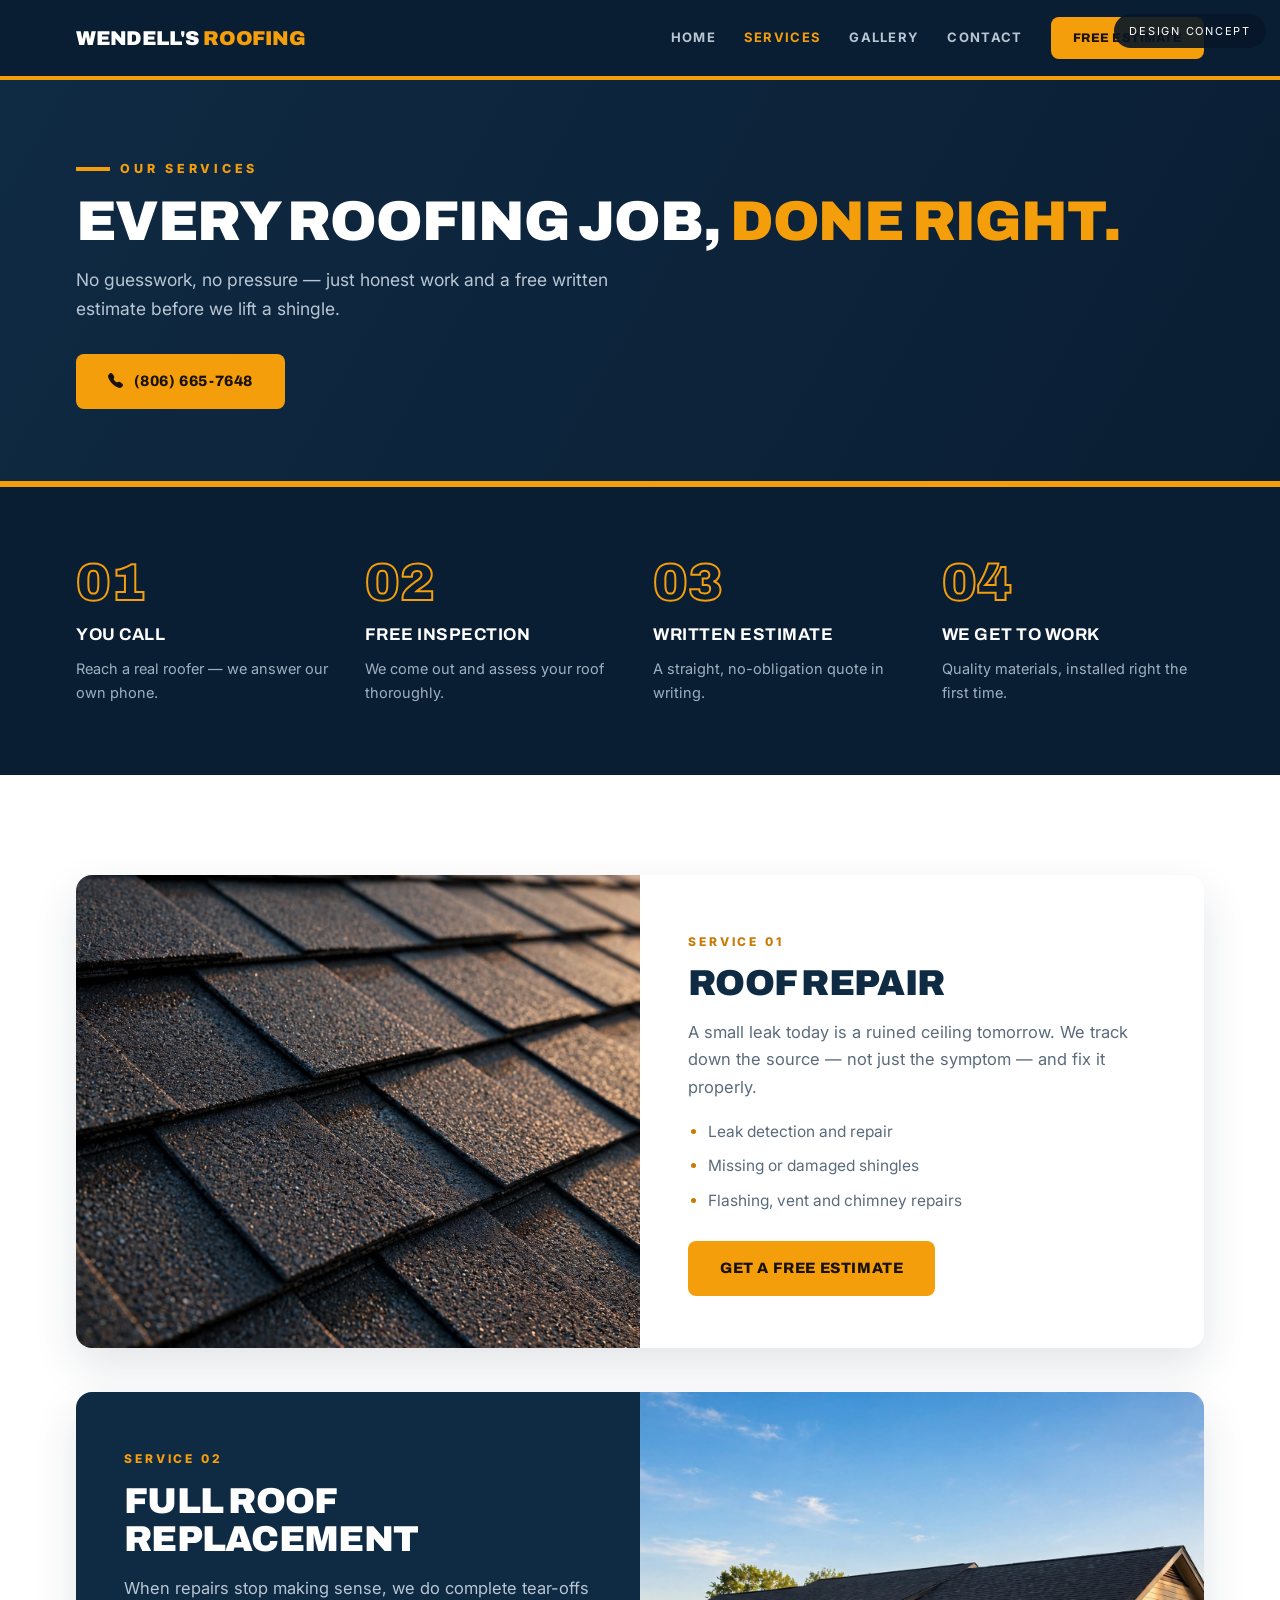
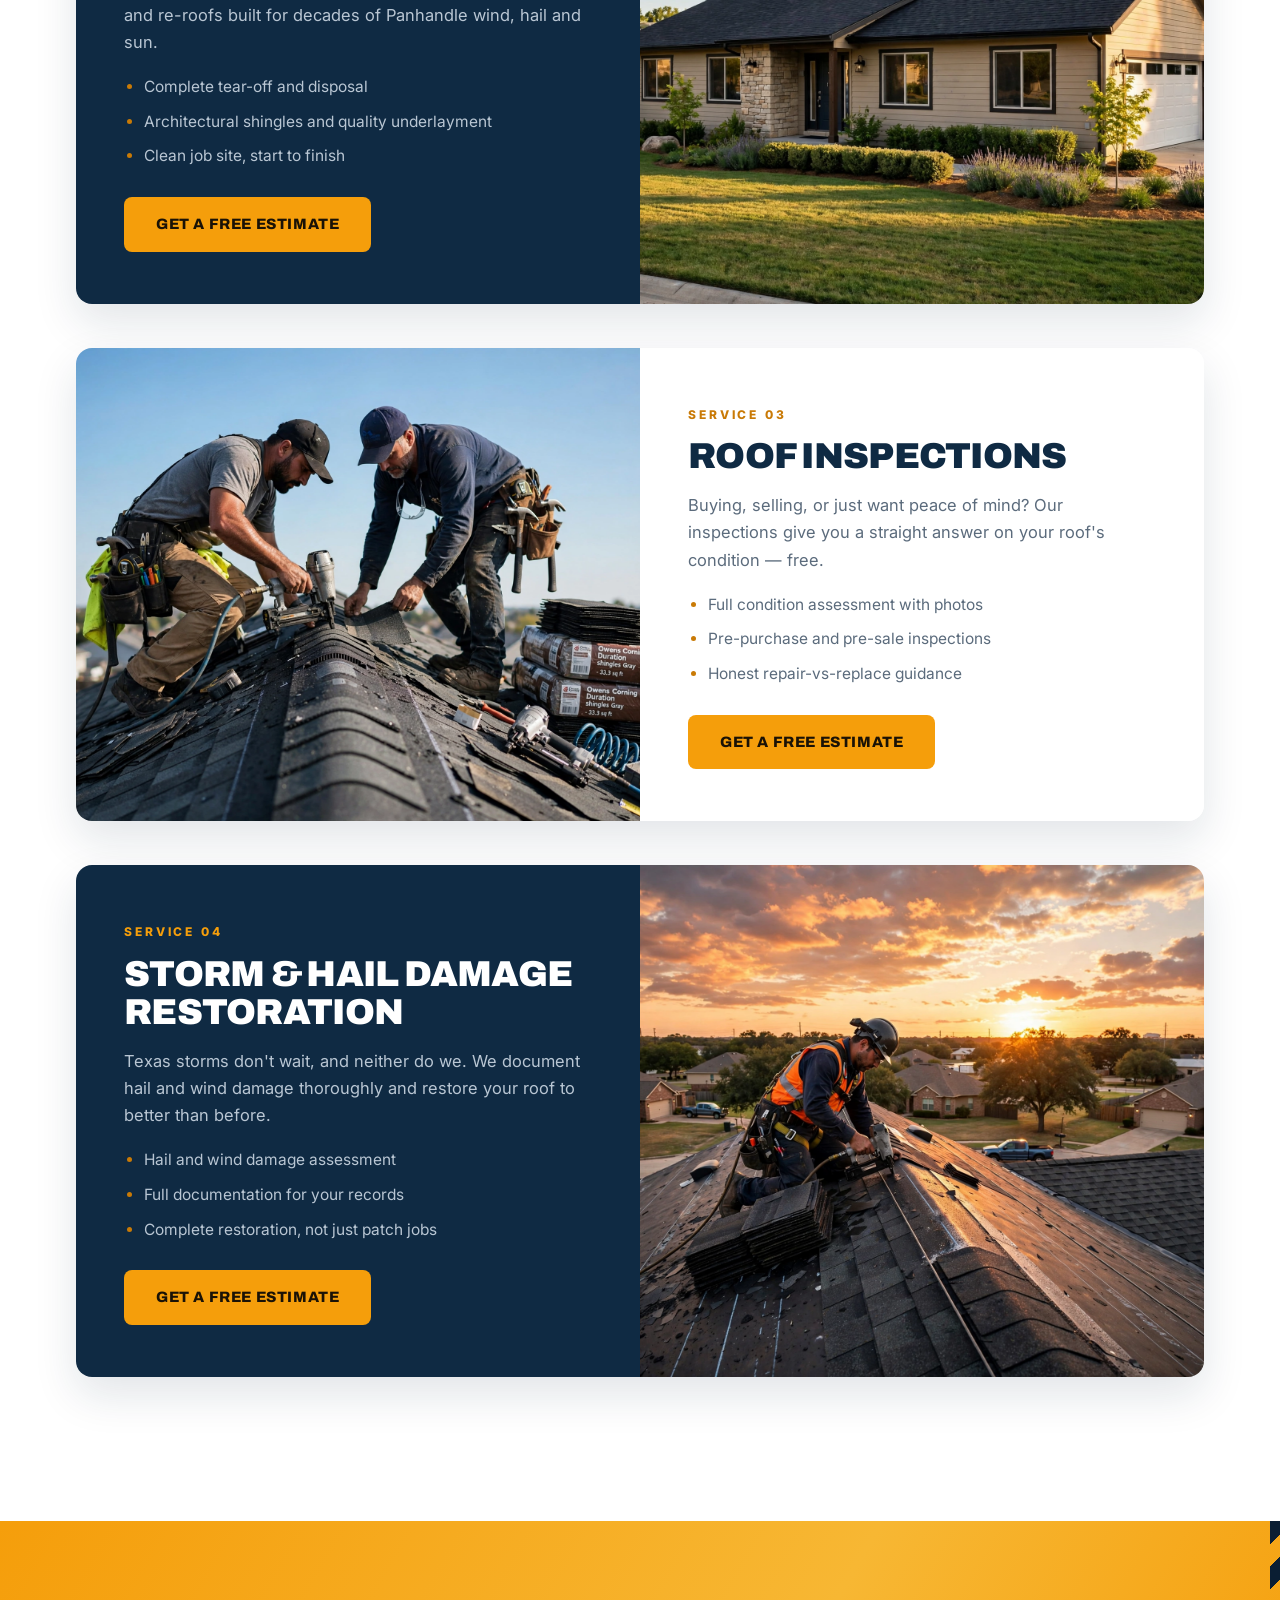
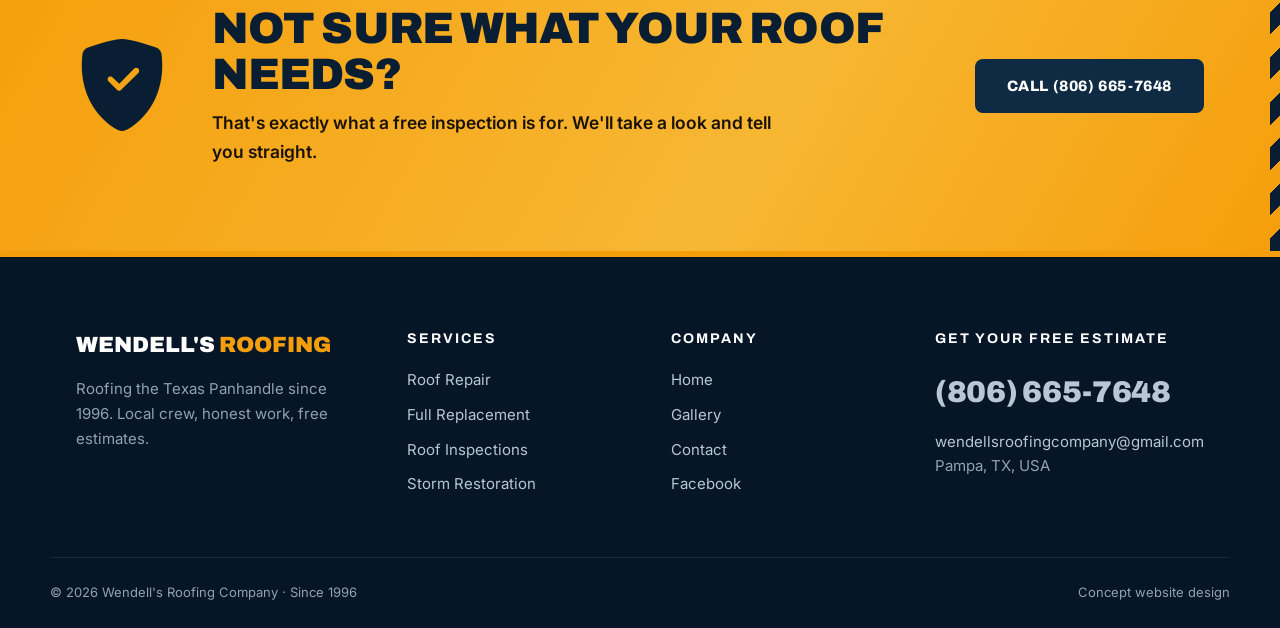
<file: services.html>
<!DOCTYPE html>
<html lang="en">
<head>
<meta charset="UTF-8">
<meta name="viewport" content="width=device-width, initial-scale=1.0">
<title>Roofing Services — Wendell's Roofing Company, Pampa TX</title>
<meta name="description" content="Roof repair, full replacement, inspections and storm & hail restoration in Pampa, TX. Free estimates from Wendell's Roofing Company — call (806) 665-7648.">
<link rel="preconnect" href="https://fonts.googleapis.com">
<link rel="preconnect" href="https://fonts.gstatic.com" crossorigin>
<link href="https://fonts.googleapis.com/css2?family=Archivo:wght@700;800;900&family=Inter:wght@400;500;600;700&display=swap" rel="stylesheet">
<link rel="stylesheet" href="https://cdn.jsdelivr.net/npm/bootstrap-icons@1.11.3/font/bootstrap-icons.min.css">
<link rel="stylesheet" href="styles.css">
</head>
<body>
<div class="concept">Design concept</div>

<header class="site">
  <div class="wrap topbar">
    <a class="brand" href="index.html">Wendell's <em>Roofing</em></a>
    <button class="nav-toggle" id="navToggle" aria-label="Open menu" aria-expanded="false" aria-controls="siteNav"><i class="bi bi-list"></i></button>
    <nav id="siteNav">
      <a class="page" href="index.html">Home</a>
      <a class="page active" href="services.html">Services</a>
      <a class="page" href="gallery.html">Gallery</a>
      <a class="page" href="contact.html">Contact</a>
      <a class="btn small" href="tel:+18066657648">Free Estimate</a>
    </nav>
  </div>
</header>

<div class="page-hero">
  <div class="wrap">
    <div>
      <span class="kicker">Our Services</span>
      <h1>Every roofing job, <span class="hl">done right.</span></h1>
      <p>No guesswork, no pressure — just honest work and a free written estimate before we lift a shingle.</p>
    </div>
    <a class="btn" href="tel:+18066657648"><i class="bi bi-telephone-fill" style="margin-right:10px"></i>(806) 665-7648</a>
  </div>
</div>

<div class="proc">
  <div class="wrap">
    <div class="step"><div class="n">01</div><b>You call</b><p>Reach a real roofer — we answer our own phone.</p></div>
    <div class="step"><div class="n">02</div><b>Free inspection</b><p>We come out and assess your roof thoroughly.</p></div>
    <div class="step"><div class="n">03</div><b>Written estimate</b><p>A straight, no-obligation quote in writing.</p></div>
    <div class="step"><div class="n">04</div><b>We get to work</b><p>Quality materials, installed right the first time.</p></div>
  </div>
</div>

<section class="sec">
  <div class="wrap">

    <div class="svc-row">
      <div class="pic"><img src="images/shingles.webp" alt="Close-up of new architectural shingles"></div>
      <div class="txt">
        <span class="tag">Service 01</span>
        <h3>Roof Repair</h3>
        <p>A small leak today is a ruined ceiling tomorrow. We track down the source — not just the symptom — and fix it properly.</p>
        <ul>
          <li>Leak detection and repair</li>
          <li>Missing or damaged shingles</li>
          <li>Flashing, vent and chimney repairs</li>
        </ul>
        <a class="btn" href="tel:+18066657648">Get a Free Estimate</a>
      </div>
    </div>

    <div class="svc-row">
      <div class="txt">
        <span class="tag">Service 02</span>
        <h3>Full Roof Replacement</h3>
        <p>When repairs stop making sense, we do complete tear-offs and re-roofs built for decades of Panhandle wind, hail and sun.</p>
        <ul>
          <li>Complete tear-off and disposal</li>
          <li>Architectural shingles and quality underlayment</li>
          <li>Clean job site, start to finish</li>
        </ul>
        <a class="btn" href="tel:+18066657648">Get a Free Estimate</a>
      </div>
      <div class="pic"><img src="images/finished.webp" alt="Finished roof on a suburban home"></div>
    </div>

    <div class="svc-row">
      <div class="pic"><img src="images/crew.webp" alt="Wendell's roofing crew at work"></div>
      <div class="txt">
        <span class="tag">Service 03</span>
        <h3>Roof Inspections</h3>
        <p>Buying, selling, or just want peace of mind? Our inspections give you a straight answer on your roof's condition — free.</p>
        <ul>
          <li>Full condition assessment with photos</li>
          <li>Pre-purchase and pre-sale inspections</li>
          <li>Honest repair-vs-replace guidance</li>
        </ul>
        <a class="btn" href="tel:+18066657648">Get a Free Estimate</a>
      </div>
    </div>

    <div class="svc-row">
      <div class="txt">
        <span class="tag">Service 04</span>
        <h3>Storm &amp; Hail Damage Restoration</h3>
        <p>Texas storms don't wait, and neither do we. We document hail and wind damage thoroughly and restore your roof to better than before.</p>
        <ul>
          <li>Hail and wind damage assessment</li>
          <li>Full documentation for your records</li>
          <li>Complete restoration, not just patch jobs</li>
        </ul>
        <a class="btn" href="tel:+18066657648">Get a Free Estimate</a>
      </div>
      <div class="pic"><img src="images/hero.webp" alt="Roofer installing shingles at sunset"></div>
    </div>

  </div>
</section>

<section class="guarantee">
  <div class="wrap">
    <i class="bi bi-shield-fill-check"></i>
    <div>
      <h2>Not sure what your roof needs?</h2>
      <p>That's exactly what a free inspection is for. We'll take a look and tell you straight.</p>
    </div>
    <a class="btn navy" href="tel:+18066657648">Call (806) 665-7648</a>
  </div>
</section>

<footer class="site">
  <div class="wrap fgrid">
    <div>
      <div class="fbrand">Wendell's <em>Roofing</em></div>
      <p>Roofing the Texas Panhandle since 1996. Local crew, honest work, free estimates.</p>
    </div>
    <div>
      <h4>Services</h4>
      <ul>
        <li><a href="services.html">Roof Repair</a></li>
        <li><a href="services.html">Full Replacement</a></li>
        <li><a href="services.html">Roof Inspections</a></li>
        <li><a href="services.html">Storm Restoration</a></li>
      </ul>
    </div>
    <div>
      <h4>Company</h4>
      <ul>
        <li><a href="index.html">Home</a></li>
        <li><a href="gallery.html">Gallery</a></li>
        <li><a href="contact.html">Contact</a></li>
        <li><a href="https://www.facebook.com/WendellsRoofingCompany/" target="_blank" rel="noopener">Facebook</a></li>
      </ul>
    </div>
    <div>
      <h4>Get your free estimate</h4>
      <a class="ffone" href="tel:+18066657648">(806) 665-7648</a>
      <p style="margin-top:12px"><a href="mailto:wendellsroofingcompany@gmail.com">wendellsroofingcompany@gmail.com</a><br>Pampa, TX, USA</p>
    </div>
  </div>
  <div class="wrap copy">
    <span>© 2026 Wendell's Roofing Company · Since 1996</span>
    <span>Concept website design</span>
  </div>
</footer>
<script>
(function(){
  var btn=document.getElementById('navToggle'),nav=document.getElementById('siteNav');
  if(btn&&nav){btn.addEventListener('click',function(){
    var open=nav.classList.toggle('open');
    btn.setAttribute('aria-expanded',open?'true':'false');
    btn.setAttribute('aria-label',open?'Close menu':'Open menu');
  });}
})();
</script>
</body>
</html>
</file>
<file: styles.css>
/* Wendell's Roofing Company — LEAD-GEN layout v2
   Trades lane: deep navy #0F2A43 + amber #F59E0B + white | Archivo (black) + Inter */
:root{
  --navy:#0F2A43;
  --navy-deep:#0A1E33;
  --navy-ink:#071627;
  --amber:#F59E0B;
  --amber-deep:#C97A06;
  --light:#F4F6F8;
  --white:#FFFFFF;
  --ink:#17222E;
  --muted:#5B6B7C;
  --line:#DCE4EB;
  --shadow:0 24px 60px rgba(7,22,39,.22);
  --radius:16px;
  --font-display:'Archivo',system-ui,sans-serif;
  --font-body:'Inter',system-ui,-apple-system,sans-serif;
}
*{margin:0;padding:0;box-sizing:border-box}
html{scroll-behavior:smooth}
body{font-family:var(--font-body);background:var(--white);color:var(--ink);
  font-size:16.5px;line-height:1.65;-webkit-font-smoothing:antialiased;
  overflow-x:hidden;overflow-x:clip}
h1,h2,h3{font-family:var(--font-display);font-weight:900;letter-spacing:-.02em;line-height:1.05;text-transform:uppercase}
a{color:inherit}
img{display:block;max-width:100%}
.wrap{max-width:1180px;margin:0 auto;padding:0 26px}

/* concept badge */
.concept{position:fixed;top:14px;right:14px;z-index:200;background:rgba(7,22,39,.9);color:#fff;
  font-size:11px;letter-spacing:.16em;text-transform:uppercase;padding:8px 15px;border-radius:999px}

/* ---------- header : dark navy bar ---------- */
header.site{position:sticky;top:0;z-index:100;background:var(--navy-deep);border-bottom:4px solid var(--amber)}
.topbar{display:flex;align-items:center;justify-content:space-between;height:76px}
.brand{font-family:var(--font-display);font-size:20px;font-weight:900;text-decoration:none;
  letter-spacing:-.01em;color:#fff;text-transform:uppercase}
.brand em{font-style:normal;color:var(--amber)}
.topbar nav{display:flex;gap:28px;align-items:center}
.topbar nav a.page{text-decoration:none;font-size:13px;font-weight:700;letter-spacing:.1em;
  color:#B9C6D3;text-transform:uppercase}
.topbar nav a.page:hover{color:#fff}
.topbar nav a.page.active{color:var(--amber)}
/* hamburger: desktop-hidden, mobile-only */
.nav-toggle{display:none}
.btn{display:inline-block;background:var(--amber);color:#1A1206;text-decoration:none;font-weight:800;
  font-family:var(--font-display);font-size:15px;padding:15px 32px;border-radius:8px;letter-spacing:.04em;
  text-transform:uppercase;border:none;cursor:pointer;
  transition:transform .2s,box-shadow .2s,background .2s}
.btn:hover{background:var(--amber-deep);color:#fff;transform:translateY(-2px);box-shadow:0 12px 26px rgba(0,0,0,.3)}
.btn.navy{background:var(--navy);color:#fff}
.btn.navy:hover{background:var(--navy-deep)}
.btn.ghost{background:transparent;color:#fff;border:2px solid rgba(255,255,255,.5)}
.btn.ghost:hover{border-color:var(--amber);color:var(--amber);background:transparent;box-shadow:none}
.btn.small{padding:11px 22px;font-size:12.5px}
.btn.block{width:100%;text-align:center}

/* ---------- lead-gen split hero ---------- */
.lead-hero{background:
  radial-gradient(900px 480px at 85% -10%,rgba(245,158,11,.22),transparent 60%),
  linear-gradient(180deg,var(--navy) 0%,var(--navy-deep) 100%);
  color:#fff;padding:84px 0 90px;position:relative;overflow:hidden}
.lead-hero::before{content:"";position:absolute;top:0;bottom:0;left:0;width:8px;
  background:repeating-linear-gradient(-45deg,var(--amber) 0 14px,var(--navy-deep) 14px 28px)}
.lead-grid{display:grid;grid-template-columns:1.15fr .85fr;gap:64px;align-items:center}
@media(max-width:940px){.lead-grid{grid-template-columns:1fr;gap:48px}}
.kicker{display:inline-flex;align-items:center;gap:10px;font-size:12.5px;font-weight:800;
  letter-spacing:.3em;text-transform:uppercase;color:var(--amber);margin-bottom:20px}
.kicker::before{content:"";width:34px;height:4px;background:var(--amber);display:inline-block}
.lead-hero h1{font-size:clamp(40px,5.4vw,68px);margin-bottom:22px;color:#fff}
.lead-hero h1 .hl{color:var(--amber)}
.lead-hero .sub{font-size:18.5px;color:#C4D0DC;max-width:520px;margin-bottom:30px}
.hero-points{list-style:none;margin-bottom:34px}
.hero-points li{display:flex;gap:14px;align-items:flex-start;padding:9px 0;font-size:16.5px;color:#E8EDF2}
.hero-points .bi{color:var(--amber);font-size:20px;flex:none;margin-top:2px}
.hero-phone{display:flex;align-items:center;gap:16px}
.hero-phone .lbl{font-size:12px;letter-spacing:.22em;text-transform:uppercase;color:#8FA2B5;font-weight:700}
.hero-phone a.num{font-family:var(--font-display);font-weight:900;font-size:clamp(26px,3vw,36px);
  color:var(--amber);text-decoration:none;letter-spacing:-.01em}
.hero-phone a.num:hover{color:#fff}

/* estimate panel */
.est-panel{background:#fff;color:var(--ink);border-radius:20px;padding:40px 36px;box-shadow:var(--shadow);
  border-top:8px solid var(--amber);position:relative}
.est-panel h3{font-size:23px;color:var(--navy);margin-bottom:6px}
.est-panel .epsub{font-size:14.5px;color:var(--muted);margin-bottom:24px}
.est-panel label{display:block;font-size:12px;font-weight:800;letter-spacing:.14em;text-transform:uppercase;
  color:var(--navy);margin:16px 0 7px}
.est-panel input,.est-panel textarea{width:100%;border:2px solid var(--line);border-radius:10px;
  padding:13px 15px;font-size:15.5px;font-family:var(--font-body);color:var(--ink);background:var(--light)}
.est-panel input:focus,.est-panel textarea:focus{outline:none;border-color:var(--amber);background:#fff}
.est-panel textarea{resize:vertical;min-height:88px}
.est-panel .btn{margin-top:22px;font-size:16px}
.est-panel .fine{margin-top:16px;font-size:13px;color:var(--muted);text-align:center}
.est-panel .fine a{color:var(--amber-deep);font-weight:700;text-decoration:none}

/* ---------- trust badge row ---------- */
.badges{background:var(--light);border-bottom:1px solid var(--line);padding:30px 0}
.badges .wrap{display:grid;grid-template-columns:repeat(3,1fr);gap:20px}
@media(max-width:720px){.badges .wrap{grid-template-columns:1fr}}
.badge{display:flex;align-items:center;gap:16px;background:#fff;border:2px solid var(--line);
  border-radius:14px;padding:18px 22px}
.badge .bi{font-size:30px;color:var(--amber-deep);flex:none}
.badge b{display:block;font-family:var(--font-display);font-size:16px;color:var(--navy);
  text-transform:uppercase;letter-spacing:.02em}
.badge span{font-size:13.5px;color:var(--muted)}

/* ---------- section scaffolding (left-aligned) ---------- */
.sec{padding:100px 0}
.sec-head{max-width:760px;margin-bottom:56px}
.sec-head h2{font-size:clamp(32px,4vw,52px);color:var(--navy);margin-bottom:16px}
.sec-head h2::after{content:"";display:block;width:72px;height:6px;background:var(--amber);margin-top:18px}
.sec-head p{color:var(--muted);font-size:18px;max-width:640px}
.sec.alt{background:var(--light)}

/* ---------- home 2x2 image-led service blocks ---------- */
.svc-grid{display:grid;grid-template-columns:1fr 1fr;gap:30px}
@media(max-width:820px){.svc-grid{grid-template-columns:1fr}}
.svc-block{border-radius:var(--radius);overflow:hidden;box-shadow:0 18px 44px rgba(15,42,67,.14);
  display:flex;flex-direction:column;background:var(--navy)}
.svc-block .pic{height:250px;overflow:hidden}
.svc-block .pic img{width:100%;height:100%;object-fit:cover;transition:transform .5s}
.svc-block:hover .pic img{transform:scale(1.05)}
.svc-block .txt{padding:34px 32px;color:#DCE4EB;flex:1}
.svc-block:nth-child(even) .txt{background:var(--white);color:var(--ink)}
.svc-block .txt .bi{font-size:30px;color:var(--amber);margin-bottom:14px;display:block}
.svc-block:nth-child(even) .txt .bi{color:var(--amber-deep)}
.svc-block h3{font-size:24px;margin-bottom:12px;color:#fff}
.svc-block:nth-child(even) h3{color:var(--navy)}
.svc-block p{font-size:15.5px;margin-bottom:20px}
.svc-block .go{display:inline-flex;align-items:center;gap:8px;font-family:var(--font-display);
  font-weight:800;font-size:13.5px;letter-spacing:.08em;text-transform:uppercase;
  color:var(--amber);text-decoration:none}
.svc-block:nth-child(even) .go{color:var(--amber-deep)}
.svc-block .go:hover{gap:12px}

/* ---------- services page: alternating rows + process ---------- */
.proc{background:var(--navy-deep);padding:70px 0}
.proc .wrap{display:grid;grid-template-columns:repeat(4,1fr);gap:26px}
@media(max-width:860px){.proc .wrap{grid-template-columns:1fr 1fr}}
@media(max-width:560px){.proc .wrap{grid-template-columns:1fr}}
.step{color:#DCE4EB}
.step .n{font-family:var(--font-display);font-weight:900;font-size:52px;color:transparent;
  -webkit-text-stroke:2px var(--amber);line-height:1;margin-bottom:12px}
.step b{display:block;font-family:var(--font-display);font-size:17px;text-transform:uppercase;
  color:#fff;margin-bottom:8px;letter-spacing:.03em}
.step p{font-size:14.5px;color:#9FB0C1}
.svc-row{display:grid;grid-template-columns:1fr 1fr;gap:0;margin-bottom:44px;border-radius:var(--radius);
  overflow:hidden;box-shadow:0 18px 44px rgba(15,42,67,.12)}
.svc-row .pic{min-height:340px}
@media(max-width:860px){.svc-row{grid-template-columns:1fr}
.svc-row .pic{min-height:0;height:280px}}
.svc-row .pic img{width:100%;height:100%;object-fit:cover}
.svc-row .txt{padding:52px 48px;background:#fff}
.svc-row:nth-child(even) .txt{background:var(--navy);color:#DCE4EB}
.svc-row .txt .tag{display:inline-block;font-size:12px;font-weight:800;letter-spacing:.24em;
  text-transform:uppercase;color:var(--amber-deep);margin-bottom:14px}
.svc-row:nth-child(even) .txt .tag{color:var(--amber)}
.svc-row h3{font-size:clamp(26px,3vw,36px);color:var(--navy);margin-bottom:16px}
.svc-row:nth-child(even) h3{color:#fff}
.svc-row p{color:var(--muted);font-size:16.5px;margin-bottom:18px}
.svc-row:nth-child(even) p{color:#B9C6D3}
.svc-row ul{margin:0 0 28px 20px;color:var(--muted);font-size:15.5px}
.svc-row:nth-child(even) ul{color:#B9C6D3}
.svc-row ul li{margin-bottom:9px}
.svc-row ul li::marker{color:var(--amber-deep);font-weight:800}

/* ---------- guarantee band ---------- */
.guarantee{background:linear-gradient(120deg,var(--amber) 0%,#F7B733 60%,var(--amber) 100%);
  padding:84px 0;color:#1A1206;position:relative;overflow:hidden}
.guarantee::before{content:"";position:absolute;top:0;bottom:0;right:0;width:10px;
  background:repeating-linear-gradient(-45deg,var(--navy-deep) 0 16px,transparent 16px 32px)}
.guarantee .wrap{display:grid;grid-template-columns:auto 1fr auto;gap:44px;align-items:center}
@media(max-width:860px){.guarantee .wrap{grid-template-columns:1fr;text-align:center}}
.guarantee .bi-shield-fill-check{font-size:92px;color:var(--navy-deep)}
.guarantee h2{font-size:clamp(28px,3.6vw,44px);color:var(--navy-deep);margin-bottom:12px}
.guarantee p{font-size:17.5px;font-weight:600;max-width:560px}

/* ---------- gallery: editorial grid ---------- */
.egal{display:grid;grid-template-columns:1.1fr 1fr;grid-template-rows:340px 340px;gap:24px}
@media(max-width:760px){.egal{grid-template-columns:1fr;grid-template-rows:none}}
.egal figure{border-radius:var(--radius);overflow:hidden;position:relative;box-shadow:0 18px 44px rgba(15,42,67,.14)}
.egal figure.tall{grid-row:span 2}
@media(max-width:760px){.egal figure.tall{grid-row:auto}}
.egal figure.wide{grid-column:1/-1;height:380px}
.egal img{width:100%;height:100%;object-fit:cover;transition:transform .5s}
.egal figure:hover img{transform:scale(1.04)}
.egal figcaption{position:absolute;left:0;right:0;bottom:0;padding:50px 26px 22px;color:#fff;
  font-size:15.5px;font-weight:600;background:linear-gradient(to top,rgba(7,22,39,.82),transparent)}
.egal figcaption b{display:block;font-family:var(--font-display);text-transform:uppercase;
  letter-spacing:.06em;font-size:14px;color:var(--amber);margin-bottom:4px}
.fineprint{text-align:center;color:var(--muted);font-size:13.5px;margin-top:28px;max-width:600px;margin-left:auto;margin-right:auto}

/* ---------- page hero (inner) : slim split ---------- */
.page-hero{background:linear-gradient(120deg,var(--navy) 0%,var(--navy-deep) 100%);color:#fff;
  padding:72px 0;border-bottom:6px solid var(--amber)}
.page-hero .wrap{display:flex;align-items:center;justify-content:space-between;gap:30px;flex-wrap:wrap}
.page-hero h1{font-size:clamp(34px,4.6vw,56px);color:#fff}
.page-hero h1 .hl{color:var(--amber)}
.page-hero p{color:#B9C6D3;font-size:17.5px;max-width:560px;margin-top:14px}
.page-hero .kicker{margin-bottom:14px}

/* ---------- contact split ---------- */
.contact-grid{display:grid;grid-template-columns:1fr 1fr;gap:64px;align-items:start}
@media(max-width:940px){.contact-grid{grid-template-columns:1fr}}
.big-call{font-family:var(--font-display);font-weight:900;font-size:clamp(38px,5vw,58px);
  color:var(--navy);text-decoration:none;letter-spacing:-.02em;line-height:1.1}
.big-call:hover{color:var(--amber-deep)}
.info-row{display:flex;gap:18px;align-items:flex-start;padding:22px 0;border-bottom:2px solid var(--line)}
.info-row:last-child{border:none}
.info-row .bi{font-size:26px;color:var(--amber-deep);flex:none;margin-top:2px}
.info-row b{display:block;font-family:var(--font-display);font-size:15px;text-transform:uppercase;
  letter-spacing:.08em;color:var(--navy);margin-bottom:6px}
.info-row p{color:var(--muted);font-size:16px}
.info-row a.hot{color:var(--amber-deep);font-weight:700;text-decoration:none}
.hours-tbl{width:100%;font-size:15.5px;margin-top:6px}
.hours-tbl div{display:flex;justify-content:space-between;padding:8px 0;border-bottom:1px dashed var(--line)}
.hours-tbl div:last-child{border:none}

/* ---------- sturdy footer ---------- */
footer.site{background:var(--navy-ink);color:#8FA2B5;padding:70px 0 0;font-size:15px;border-top:6px solid var(--amber)}
.fgrid{display:grid;grid-template-columns:1.3fr 1fr 1fr 1.2fr;gap:40px;padding-bottom:50px}
@media(max-width:900px){.fgrid{grid-template-columns:1fr 1fr}}
@media(max-width:560px){.fgrid{grid-template-columns:1fr}}
.fbrand{font-family:var(--font-display);font-size:22px;font-weight:900;color:#fff;
  text-transform:uppercase;margin-bottom:14px}
.fbrand em{font-style:normal;color:var(--amber)}
footer.site h4{font-family:var(--font-display);font-size:14px;letter-spacing:.14em;text-transform:uppercase;
  color:#fff;margin-bottom:18px}
footer.site ul{list-style:none}
footer.site ul li{margin-bottom:10px}
footer.site a{color:#B9C6D3;text-decoration:none}
footer.site a:hover{color:var(--amber)}
.ffone{font-family:var(--font-display);font-weight:900;font-size:30px;color:var(--amber);
  text-decoration:none;letter-spacing:-.01em}
.ffone:hover{color:#fff}
.copy{border-top:1px solid rgba(255,255,255,.08);padding:24px 0;display:flex;
  justify-content:space-between;gap:14px;flex-wrap:wrap;font-size:13px}

.center{text-align:center;margin-top:52px}
/* ---------- mobile (<=768px) : hamburger nav + small fixes ---------- */
@media(max-width:768px){
  .sec{padding:72px 0}
  .est-panel{padding:32px 26px}
  .lead-hero{padding:56px 0 64px}
  .page-hero{padding:54px 0}
  .guarantee{padding:60px 0}
  .kicker{letter-spacing:.18em;font-size:11.5px}
  .lead-hero h1{font-size:clamp(32px,9.5vw,68px)}
  .hero-phone{flex-wrap:wrap;gap:12px}
  /* keep the fixed "Design concept" badge off the hamburger */
  .concept{top:auto;bottom:14px}
  /* show the hamburger, hide the horizontal link row */
  .nav-toggle{display:inline-flex;align-items:center;justify-content:center;
    width:46px;height:46px;flex:none;background:var(--amber);color:#1A1206;border:none;
    border-radius:10px;font-size:26px;cursor:pointer;transition:background .2s,color .2s}
  .nav-toggle:hover{background:var(--amber-deep);color:#fff}
  .topbar nav{display:none}
  /* open state: stacked dropdown panel in navy/amber/white */
  .topbar nav.open{display:flex;position:absolute;top:100%;left:0;right:0;z-index:101;
    flex-direction:column;align-items:stretch;gap:0;background:var(--navy-deep);
    border-bottom:4px solid var(--amber);padding:10px 26px 22px;
    box-shadow:0 30px 50px rgba(7,22,39,.45)}
  .topbar nav.open a.page{display:block;width:100%;min-height:48px;line-height:48px;
    border-bottom:1px solid rgba(255,255,255,.1);font-size:15px;letter-spacing:.12em;color:#DCE4EB}
  .topbar nav.open a.page.active{color:var(--amber)}
  .topbar nav.open a.page:hover{color:#fff}
  .topbar nav.open .btn.small{margin-top:18px;width:100%;text-align:center;
    padding:16px;font-size:15px}
  /* cap gallery image heights so no photo dominates a phone screen */
  .egal figure{height:280px}
  .egal figure.wide{height:300px}
}

/* ---------- homepage enrichment: FAQ ---------- */
.faqwrap{max-width:840px}
.faq-item{border:2px solid var(--line);border-radius:14px;margin-bottom:14px;background:#fff;overflow:hidden}
.faq-item summary{cursor:pointer;list-style:none;display:flex;justify-content:space-between;align-items:center;gap:18px;padding:20px 24px;font-family:var(--font-display);font-weight:800;font-size:16.5px;text-transform:uppercase;letter-spacing:.02em;color:var(--navy)}
.faq-item summary::-webkit-details-marker{display:none}
.faq-item summary .bi{color:var(--amber-deep);font-size:20px;flex:none;transition:transform .25s}
.faq-item[open ] summary .bi{transform:rotate(45deg)}
.faq-item .ans{padding:0 24px 22px;color:var(--muted);font-size:15.5px;max-width:680px}
.faq-item .ans a{color:var(--amber-deep);font-weight:700;text-decoration:none}

/* ---------- diversification: process intro + guidance + storm + area ---------- */
.proc .wrap.proc-intro{display:block;margin-bottom:54px}
.proc-head{max-width:760px;margin-bottom:36px}
.proc-head h2{font-size:clamp(28px,3.6vw,44px);color:#fff;margin-bottom:14px}
.proc-head h2::after{content:"";display:block;width:72px;height:6px;background:var(--amber);margin-top:16px}
.proc-head p{color:#9FB0C1;font-size:17px;max-width:640px}
.guide-grid{display:grid;grid-template-columns:1fr 1fr;gap:26px}
@media(max-width:820px){.guide-grid{grid-template-columns:1fr}}
.guide-card{background:rgba(255,255,255,.05);border:2px solid rgba(245,158,11,.35);border-radius:var(--radius);padding:30px 28px;color:#DCE4EB}
.guide-card .bi{font-size:28px;color:var(--amber);display:block;margin-bottom:12px}
.guide-card h3{font-size:19px;color:#fff;margin-bottom:10px;text-transform:none;letter-spacing:0}
.guide-card p{font-size:15px;color:#9FB0C1}
.storm-band{background:linear-gradient(120deg,var(--navy) 0%,var(--navy-deep) 100%);color:#fff;padding:90px 0;position:relative;overflow:hidden}
.storm-band::before{content:"";position:absolute;top:0;bottom:0;left:0;width:8px;background:repeating-linear-gradient(-45deg,var(--amber) 0 14px,var(--navy-deep) 14px 28px)}
.storm-grid{display:grid;grid-template-columns:1fr 1.1fr;gap:56px;align-items:center}
@media(max-width:900px){.storm-grid{grid-template-columns:1fr}}
.storm-media img{border-radius:var(--radius);box-shadow:var(--shadow);width:100%;height:100%;object-fit:cover;min-height:320px}
.storm-copy h2{font-size:clamp(30px,3.8vw,46px);color:#fff;margin-bottom:16px}
.storm-copy>p{color:#C4D0DC;font-size:17px;margin-bottom:22px;max-width:540px}
.storm-copy .hero-points{margin-bottom:30px}
.area-panel{display:grid;grid-template-columns:1.2fr .8fr;gap:36px;align-items:center;background:#fff;border:2px solid var(--line);border-radius:var(--radius);padding:36px 38px}
@media(max-width:820px){.area-panel{grid-template-columns:1fr}}
.area-panel h3{font-size:21px;color:var(--navy);margin-bottom:10px}
.area-panel h3 .bi{color:var(--amber-deep);margin-right:8px}
.area-panel p{color:var(--muted);font-size:15.5px}
.area-tags{display:flex;flex-wrap:wrap;gap:12px}
.area-tags span{display:inline-flex;align-items:center;gap:8px;background:var(--light);border:2px solid var(--line);border-radius:999px;padding:10px 18px;font-weight:700;font-size:14px;color:var(--navy)}
.area-tags .bi{color:var(--amber-deep)}
</file>
